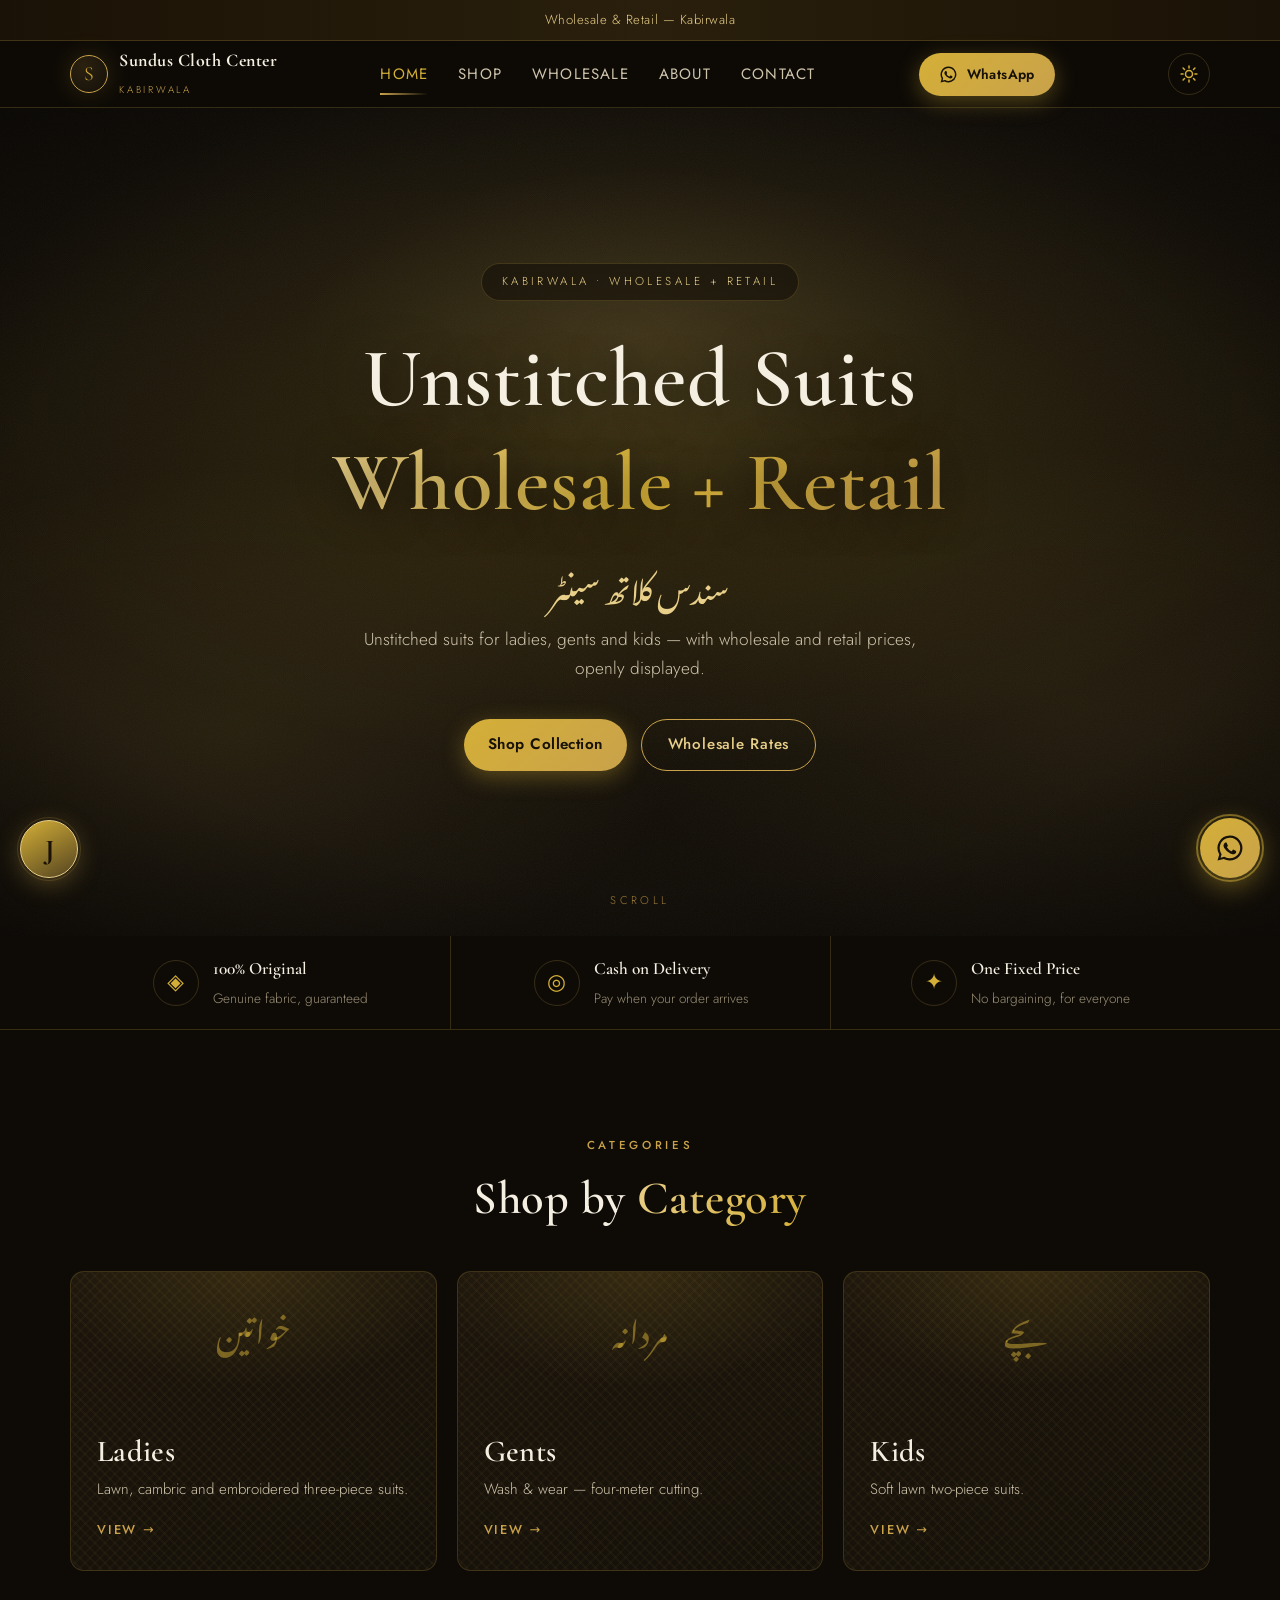
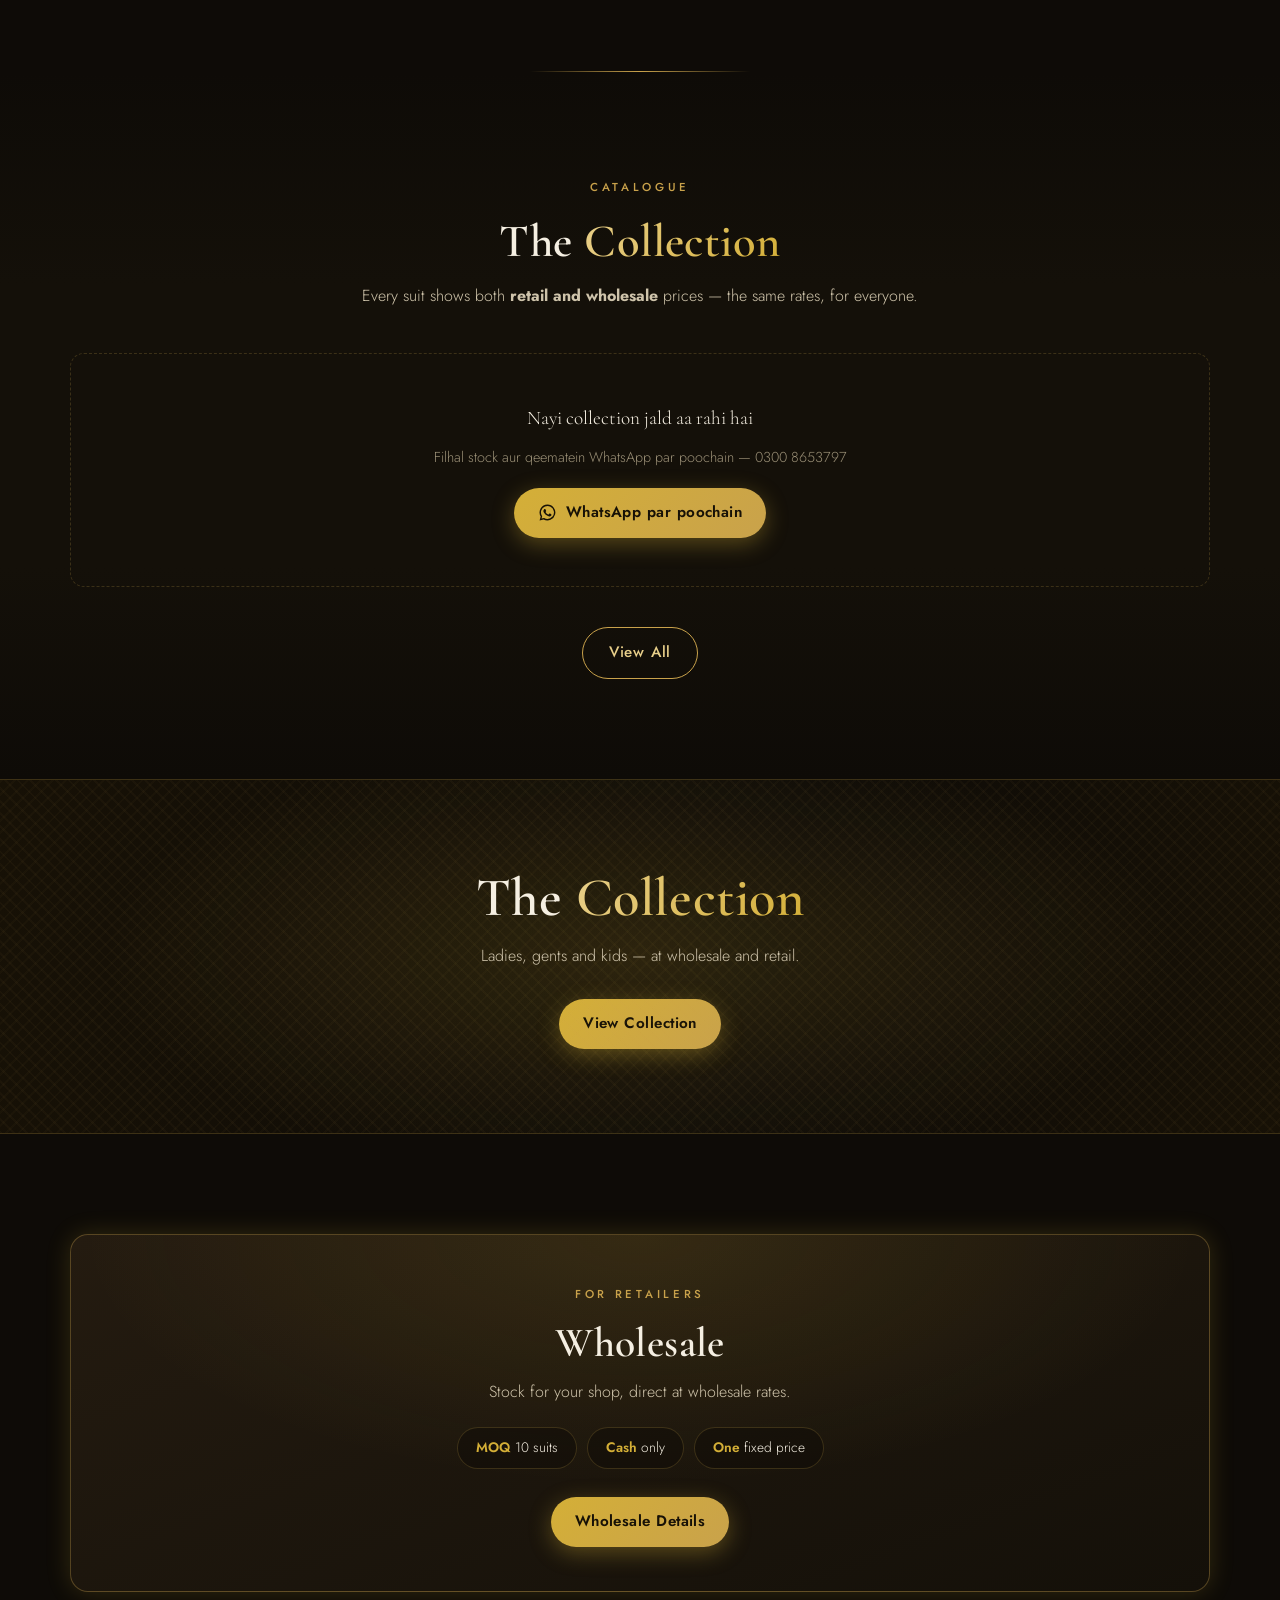
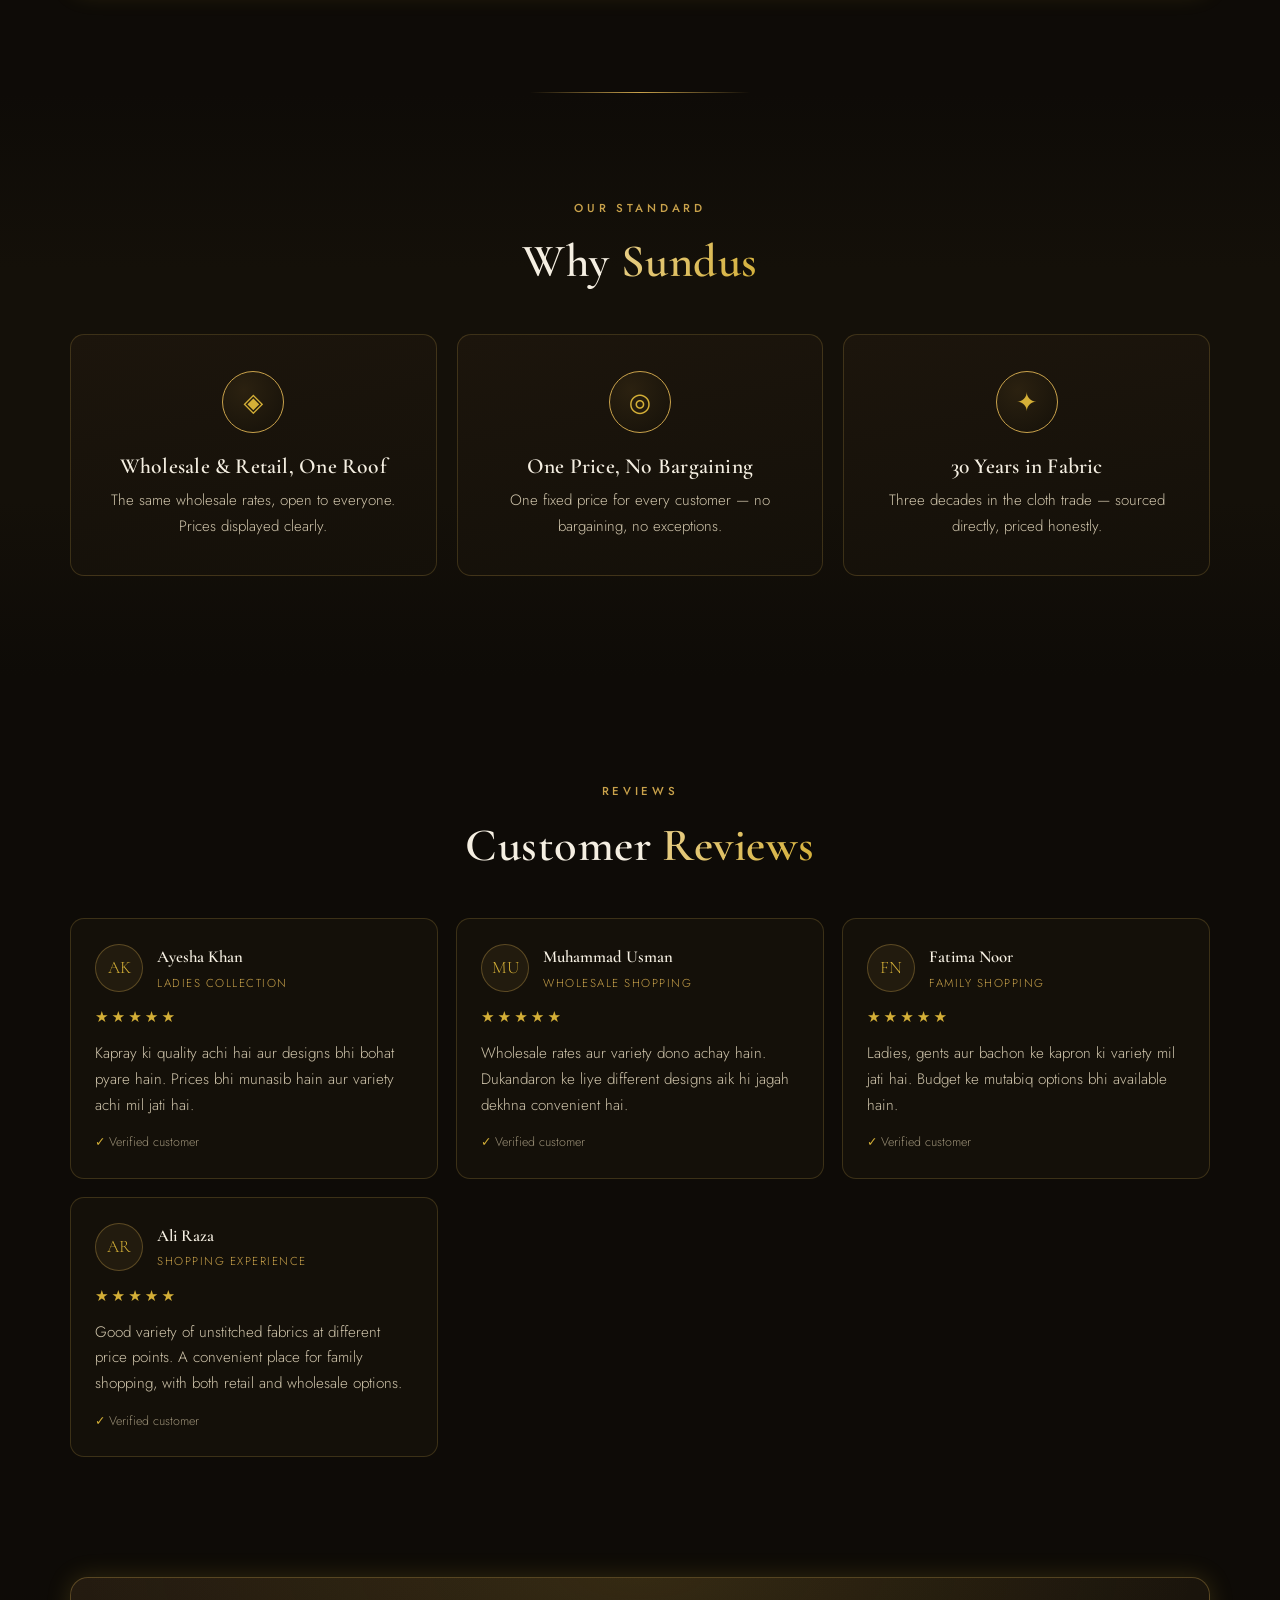
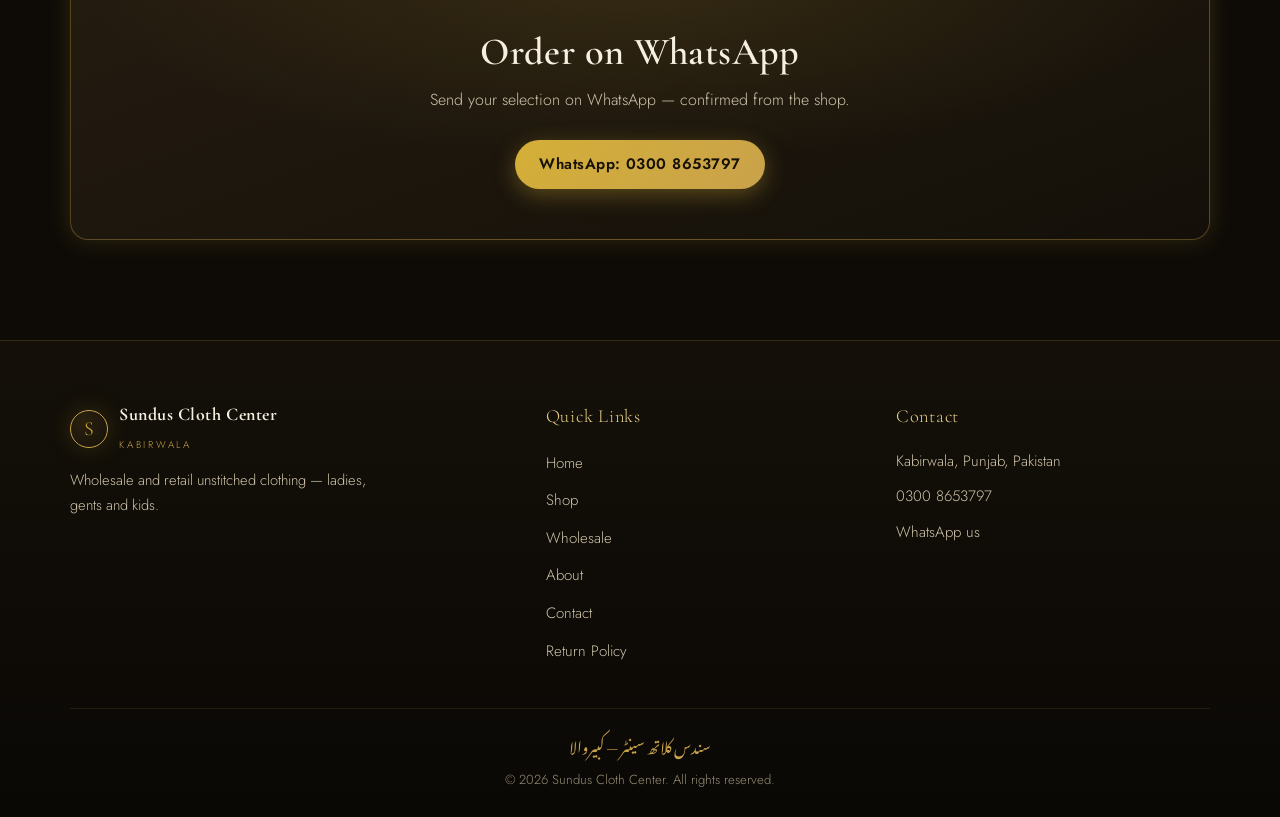
<file: index.html>
<!DOCTYPE html>
<html lang="en">
<head>
<meta charset="UTF-8">
<meta name="viewport" content="width=device-width, initial-scale=1.0">
<title>Sundus Cloth Center — Wholesale + Retail | Kabirwala</title>
<meta name="description" content="Sundus Cloth Center, Kabirwala — ladies, gents and kids unstitched clothing. Wholesale and retail, under one roof.">
<link rel="preconnect" href="https://fonts.googleapis.com">
<link rel="preconnect" href="https://fonts.gstatic.com" crossorigin>
<link href="https://fonts.googleapis.com/css2?family=Cormorant+Garamond:wght@500;600;700&family=Jost:wght@300;400;500;600&family=Noto+Nastaliq+Urdu:wght@400;600&display=swap" rel="stylesheet">
<link rel="stylesheet" href="styles.css">
</head>
<body data-page="home">

<div class="announce">
  Wholesale &amp; Retail — Kabirwala
</div>

<nav class="nav" aria-label="Main navigation">
  <div class="nav-inner">
    <a class="brand" href="index.html" aria-label="Sundus Cloth Center — home">
      <span class="brand-mark">S</span>
      <span>
        <span class="brand-name">Sundus Cloth Center</span><br>
        <span class="brand-sub">Kabirwala</span>
      </span>
    </a>
    <div class="nav-links">
      <a href="index.html" data-nav="home">Home</a>
      <a href="shop.html" data-nav="shop">Shop</a>
      <a href="wholesale.html" data-nav="wholesale">Wholesale</a>
      <a href="about.html" data-nav="about">About</a>
      <a href="contact.html" data-nav="contact">Contact</a>
    </div>
    <span class="nav-cta">
      <a class="wa-btn" href="https://wa.me/923008653797?text=Assalam-o-Alaikum!%20Mujhe%20Sundus%20Center%20se%20order%20karna%20hai." target="_blank" rel="noopener">
        <svg viewBox="0 0 24 24" fill="currentColor" aria-hidden="true"><path d="M12 2a10 10 0 0 0-8.6 15.1L2 22l5-1.3A10 10 0 1 0 12 2zm0 18.2a8.2 8.2 0 0 1-4.2-1.1l-.3-.2-3 .8.8-2.9-.2-.3A8.2 8.2 0 1 1 12 20.2zm4.6-6.1c-.3-.1-1.5-.7-1.7-.8-.2-.1-.4-.1-.6.1-.2.3-.6.8-.8 1-.1.2-.3.2-.5.1a6.7 6.7 0 0 1-3.3-2.9c-.3-.4 0-.5.1-.7l.4-.5c.1-.2.1-.4 0-.5l-.8-1.9c-.2-.5-.4-.4-.6-.4h-.5c-.2 0-.5.2-.7.5-.9.9-1.1 2.2-.2 3.9a11.6 11.6 0 0 0 4.5 4.2c1.7.8 2.4.9 3.2.7.5-.1 1.5-.6 1.7-1.2.2-.6.2-1.1.1-1.2 0-.1-.2-.2-.4-.2z"/></svg>
        WhatsApp
      </a>
    </span>
    <button class="hamburger" id="hamburger" aria-label="Menu" aria-expanded="false">
      <span></span><span></span><span></span>
    </button>
    <button class="theme-toggle" id="theme-toggle" aria-label="Light / dark mode">
      <svg class="icon-sun" viewBox="0 0 24 24"><circle cx="12" cy="12" r="4.2"/><path d="M12 2.5v2.4M12 19.1v2.4M2.5 12h2.4M19.1 12h2.4M4.9 4.9l1.7 1.7M17.4 17.4l1.7 1.7M19.1 4.9l-1.7 1.7M6.6 17.4l-1.7 1.7"/></svg>
      <svg class="icon-moon" viewBox="0 0 24 24"><path d="M20 13.2A8 8 0 1 1 10.8 4 6.4 6.4 0 0 0 20 13.2z"/></svg>
    </button>
  </div>
  <div class="mobile-menu" id="mobile-menu">
    <a href="index.html">Home</a>
    <a href="shop.html">Shop</a>
    <a href="wholesale.html">Wholesale</a>
    <a href="about.html">About</a>
    <a href="contact.html">Contact</a>
    <a class="wa-btn" href="https://wa.me/923008653797?text=Assalam-o-Alaikum!%20Mujhe%20Sundus%20Center%20se%20order%20karna%20hai." target="_blank" rel="noopener">WhatsApp</a>
  </div>
</nav>

<header class="hero">
  <div class="hero-bg"></div>
  <div class="hero-bg-2"></div>
  <div class="hero-grain"></div>
  <div class="hero-vignette"></div>
  <div class="hero-content">
    <span class="hero-eyebrow">Kabirwala &bull; Wholesale + Retail</span>
    <h1>Unstitched Suits<br><span class="gold-text">Wholesale + Retail</span></h1>
    <div class="hero-urdu urdu">سندس کلاتھ سینٹر</div>
    <p class="hero-sub">Unstitched suits for ladies, gents and kids — with wholesale and retail prices, openly displayed.</p>
    <div class="hero-ctas">
      <a class="wa-btn" href="shop.html">Shop Collection</a>
      <a class="btn-ghost" href="wholesale.html">Wholesale Rates</a>
    </div>
  </div>
  <div class="hero-scroll">Scroll</div>
</header>

<main>
  <!-- Trust badges -->
  <section class="trust-strip" aria-label="Our promises">
    <div class="container">
      <div class="trust-grid">
        <div class="trust-item">
          <span class="trust-icon" aria-hidden="true">◈</span>
          <div><b>100% Original</b><span>Genuine fabric, guaranteed</span></div>
        </div>
        <div class="trust-item">
          <span class="trust-icon" aria-hidden="true">◎</span>
          <div><b>Cash on Delivery</b><span>Pay when your order arrives</span></div>
        </div>
        <div class="trust-item">
          <span class="trust-icon" aria-hidden="true">✦</span>
          <div><b>One Fixed Price</b><span>No bargaining, for everyone</span></div>
        </div>
      </div>
    </div>
  </section>

  <!-- Shop by category -->
  <section class="section">
    <div class="container">
      <div class="section-head">
        <span class="eyebrow">Categories</span>
        <h2>Shop by <span class="gold-text">Category</span></h2>
      </div>
      <div class="cat-grid">
        <a class="cat-card" href="shop.html#ladies">
          <span class="cat-urdu">خواتین</span>
          <h3>Ladies</h3>
          <p>Lawn, cambric and embroidered three-piece suits.</p>
          <span class="cat-link">View</span>
        </a>
        <a class="cat-card" href="shop.html#gents">
          <span class="cat-urdu">مردانہ</span>
          <h3>Gents</h3>
          <p>Wash &amp; wear — four-meter cutting.</p>
          <span class="cat-link">View</span>
        </a>
        <a class="cat-card" href="shop.html#kids">
          <span class="cat-urdu">بچے</span>
          <h3>Kids</h3>
          <p>Soft lawn two-piece suits.</p>
          <span class="cat-link">View</span>
        </a>
      </div>
    </div>
  </section>

  <hr class="gold-rule">

  <!-- New arrivals -->
  <section class="section section-alt">
    <div class="container">
      <div class="section-head">
        <span class="eyebrow">Catalogue</span>
        <h2>The <span class="gold-text">Collection</span></h2>
        <p>Every suit shows both <b>retail and wholesale</b> prices — the same rates, for everyone.</p>
      </div>
      <div class="prod-grid" id="new-arrivals-grid">
        <div class="skel-card" aria-hidden="true"><div class="skel skel-img"></div><div class="skel skel-line"></div><div class="skel skel-line short"></div></div>
        <div class="skel-card" aria-hidden="true"><div class="skel skel-img"></div><div class="skel skel-line"></div><div class="skel skel-line short"></div></div>
        <div class="skel-card" aria-hidden="true"><div class="skel skel-img"></div><div class="skel skel-line"></div><div class="skel skel-line short"></div></div>
        <div class="skel-card" aria-hidden="true"><div class="skel skel-img"></div><div class="skel skel-line"></div><div class="skel skel-line short"></div></div>
      </div>
      <div class="center mt-3">
        <a class="btn-ghost" href="shop.html">View All</a>
      </div>
    </div>
  </section>

  <!-- Collection banner -->
  <section class="banner">
    <h2>The <span class="gold-text">Collection</span></h2>
    <p>Ladies, gents and kids — at wholesale and retail.</p>
    <a class="wa-btn" href="shop.html">View Collection</a>
  </section>

  <!-- Wholesale strip -->
  <section class="section">
    <div class="container">
      <div class="ws-strip">
        <span class="eyebrow">For Retailers</span>
        <h2><span class="gold-text">Wholesale</span></h2>
        <p>Stock for your shop, direct at wholesale rates.</p>
        <div class="ws-points">
          <span class="ws-point"><b>MOQ</b> 10 suits</span>
          <span class="ws-point"><b>Cash</b> only</span>
          <span class="ws-point"><b>One</b> fixed price</span>
        </div>
        <a class="wa-btn" href="wholesale.html">Wholesale Details</a>
      </div>
    </div>
  </section>

  <hr class="gold-rule">

  <!-- Why Sundus -->
  <section class="section section-alt">
    <div class="container">
      <div class="section-head">
        <span class="eyebrow">Our Standard</span>
        <h2>Why <span class="gold-text">Sundus</span></h2>
      </div>
      <div class="pillars">
        <div class="pillar">
          <div class="pillar-icon">◈</div>
          <h3>Wholesale &amp; Retail, One Roof</h3>
          <p>The same wholesale rates, open to everyone. Prices displayed clearly.</p>
        </div>
        <div class="pillar">
          <div class="pillar-icon">◎</div>
          <h3>One Price, No Bargaining</h3>
          <p>One fixed price for every customer — no bargaining, no exceptions.</p>
        </div>
        <div class="pillar">
          <div class="pillar-icon">✦</div>
          <h3>30 Years in Fabric</h3>
          <p>Three decades in the cloth trade — sourced directly, priced honestly.</p>
        </div>
      </div>
    </div>
  </section>

  <!-- Reviews -->
  <section class="section" id="reviews">
    <div class="container">
      <div class="section-head">
        <span class="eyebrow">Reviews</span>
        <h2>Customer <span class="gold-text">Reviews</span></h2>
      </div>
      <div class="reviews-grid" id="reviews-grid"></div>
      <div class="reviews-empty" id="reviews-empty">
        <p>No reviews yet — bought from Sundus Center? Share your experience.</p>
        <a class="wa-btn" href="https://wa.me/923008653797?text=Assalam-o-Alaikum!%20Main%20Sundus%20Center%20ka%20customer%20hun.%20Mera%20review%3A%20" target="_blank" rel="noopener">Send Your Review</a>
      </div>
    </div>
  </section>

  <!-- CTA band -->
  <section class="section" style="padding-top:0">
    <div class="container">
      <div class="cta-band">
        <h2>Order on <span class="gold-text">WhatsApp</span></h2>
        <p>Send your selection on WhatsApp — confirmed from the shop.</p>
        <div class="hero-ctas">
          <a class="wa-btn" href="https://wa.me/923008653797?text=Assalam-o-Alaikum!%20Mujhe%20Sundus%20Center%20se%20order%20karna%20hai." target="_blank" rel="noopener">WhatsApp: 0300 8653797</a>
        </div>
      </div>
    </div>
  </section>
</main>

<footer>
  <div class="container">
    <div class="foot-grid">
      <div class="foot-brand">
        <a class="brand" href="index.html">
          <span class="brand-mark">S</span>
          <span>
            <span class="brand-name">Sundus Cloth Center</span><br>
            <span class="brand-sub">Kabirwala</span>
          </span>
        </a>
        <p>Wholesale and retail unstitched clothing — ladies, gents and kids.</p>
      </div>
      <div>
        <div class="foot-h">Quick Links</div>
        <ul class="foot-links">
          <li><a href="index.html">Home</a></li>
          <li><a href="shop.html">Shop</a></li>
          <li><a href="wholesale.html">Wholesale</a></li>
          <li><a href="about.html">About</a></li>
          <li><a href="contact.html">Contact</a></li>
          <li><a href="return-policy.html">Return Policy</a></li>
        </ul>
      </div>
      <div>
        <div class="foot-h">Contact</div>
        <ul class="foot-contact">
          <li>Kabirwala, Punjab, Pakistan</li>
          <li><a href="tel:+923008653797">0300 8653797</a></li>
          <li><a href="https://wa.me/923008653797" target="_blank" rel="noopener">WhatsApp us</a></li>
        </ul>
      </div>
    </div>
    <div class="foot-bottom">
      <span class="urdu">سندس کلاتھ سینٹر — کبیروالا</span>
      <span>&copy; <span id="year">2026</span> Sundus Cloth Center. All rights reserved.</span>
    </div>
  </div>
</footer>

<a class="wa-float" href="https://wa.me/923008653797?text=Assalam-o-Alaikum!%20Mujhe%20Sundus%20Center%20se%20maloomat%20chahiye." target="_blank" rel="noopener" aria-label="WhatsApp par rabta karein">
  <svg viewBox="0 0 24 24"><path d="M12 2a10 10 0 0 0-8.6 15.1L2 22l5-1.3A10 10 0 1 0 12 2zm0 18.2a8.2 8.2 0 0 1-4.2-1.1l-.3-.2-3 .8.8-2.9-.2-.3A8.2 8.2 0 1 1 12 20.2zm4.6-6.1c-.3-.1-1.5-.7-1.7-.8-.2-.1-.4-.1-.6.1-.2.3-.6.8-.8 1-.1.2-.3.2-.5.1a6.7 6.7 0 0 1-3.3-2.9c-.3-.4 0-.5.1-.7l.4-.5c.1-.2.1-.4 0-.5l-.8-1.9c-.2-.5-.4-.4-.6-.4h-.5c-.2 0-.5.2-.7.5-.9.9-1.1 2.2-.2 3.9a11.6 11.6 0 0 0 4.5 4.2c1.7.8 2.4.9 3.2.7.5-.1 1.5-.6 1.7-1.2.2-.6.2-1.1.1-1.2 0-.1-.2-.2-.4-.2z"/></svg>
</a>

<!-- Quick view modal -->

<!-- Jarvis guide bot -->
<button class="jarvis-fab" id="jarvis-fab" aria-label="Jarvis se baat karein" aria-expanded="false">
  <span aria-hidden="true">J</span>
  <span class="jarvis-fab-pulse" aria-hidden="true"></span>
</button>
<div class="jarvis-panel" id="jarvis-panel" role="dialog" aria-label="Jarvis guide" hidden>
  <div class="jarvis-head">
    <span class="jarvis-avatar" aria-hidden="true">J</span>
    <div>
      <b>Jarvis</b>
      <span class="jarvis-status"><i></i>Online — Sundus guide</span>
    </div>
    <button class="jarvis-close" id="jarvis-close" aria-label="Band karein">&times;</button>
  </div>
  <div class="jarvis-msgs" id="jarvis-msgs" aria-live="polite"></div>
  <div class="jarvis-chips" id="jarvis-chips"></div>
  <form class="jarvis-input" id="jarvis-form">
    <input type="text" id="jarvis-text" placeholder="Sawal likhein..." aria-label="Apna sawal likhein" autocomplete="off">
    <button type="submit" aria-label="Bhejein">&#10148;</button>
  </form>
</div>

<div class="modal-overlay" id="qv-overlay" role="dialog" aria-modal="true" aria-label="Product quick view">
  <div class="modal">
    <button class="modal-close" id="qv-close" aria-label="Band karein">&times;</button>
    <div id="qv-body"></div>
  </div>
</div>

<!-- App popup -->
<div class="app-popup-overlay" id="app-popup" role="dialog" aria-modal="true" aria-label="Sundus app coming soon">
  <div class="app-popup">
    <button class="app-popup-close" id="app-popup-close" aria-label="Band karein">&times;</button>
    <div class="phone-mock" aria-hidden="true">
      <span class="pm-mark">S</span>
      <span class="pm-name">Sundus App</span>
      <span class="pm-tag">Coming Soon</span>
    </div>
    <h3>The Sundus <span class="gold-text">App</span> — Coming Soon</h3>
    <p>Shopping on mobile, made easier. Want to hear about the launch first?</p>
    <a class="wa-btn" href="https://wa.me/923008653797?text=Assalam-o-Alaikum!%20Sundus%20App%20launch%20par%20mujhe%20khabar%20chahiye." target="_blank" rel="noopener">Notify Me</a>
  </div>
</div>

<script src="app.js"></script>
</body>
</html>
</file>
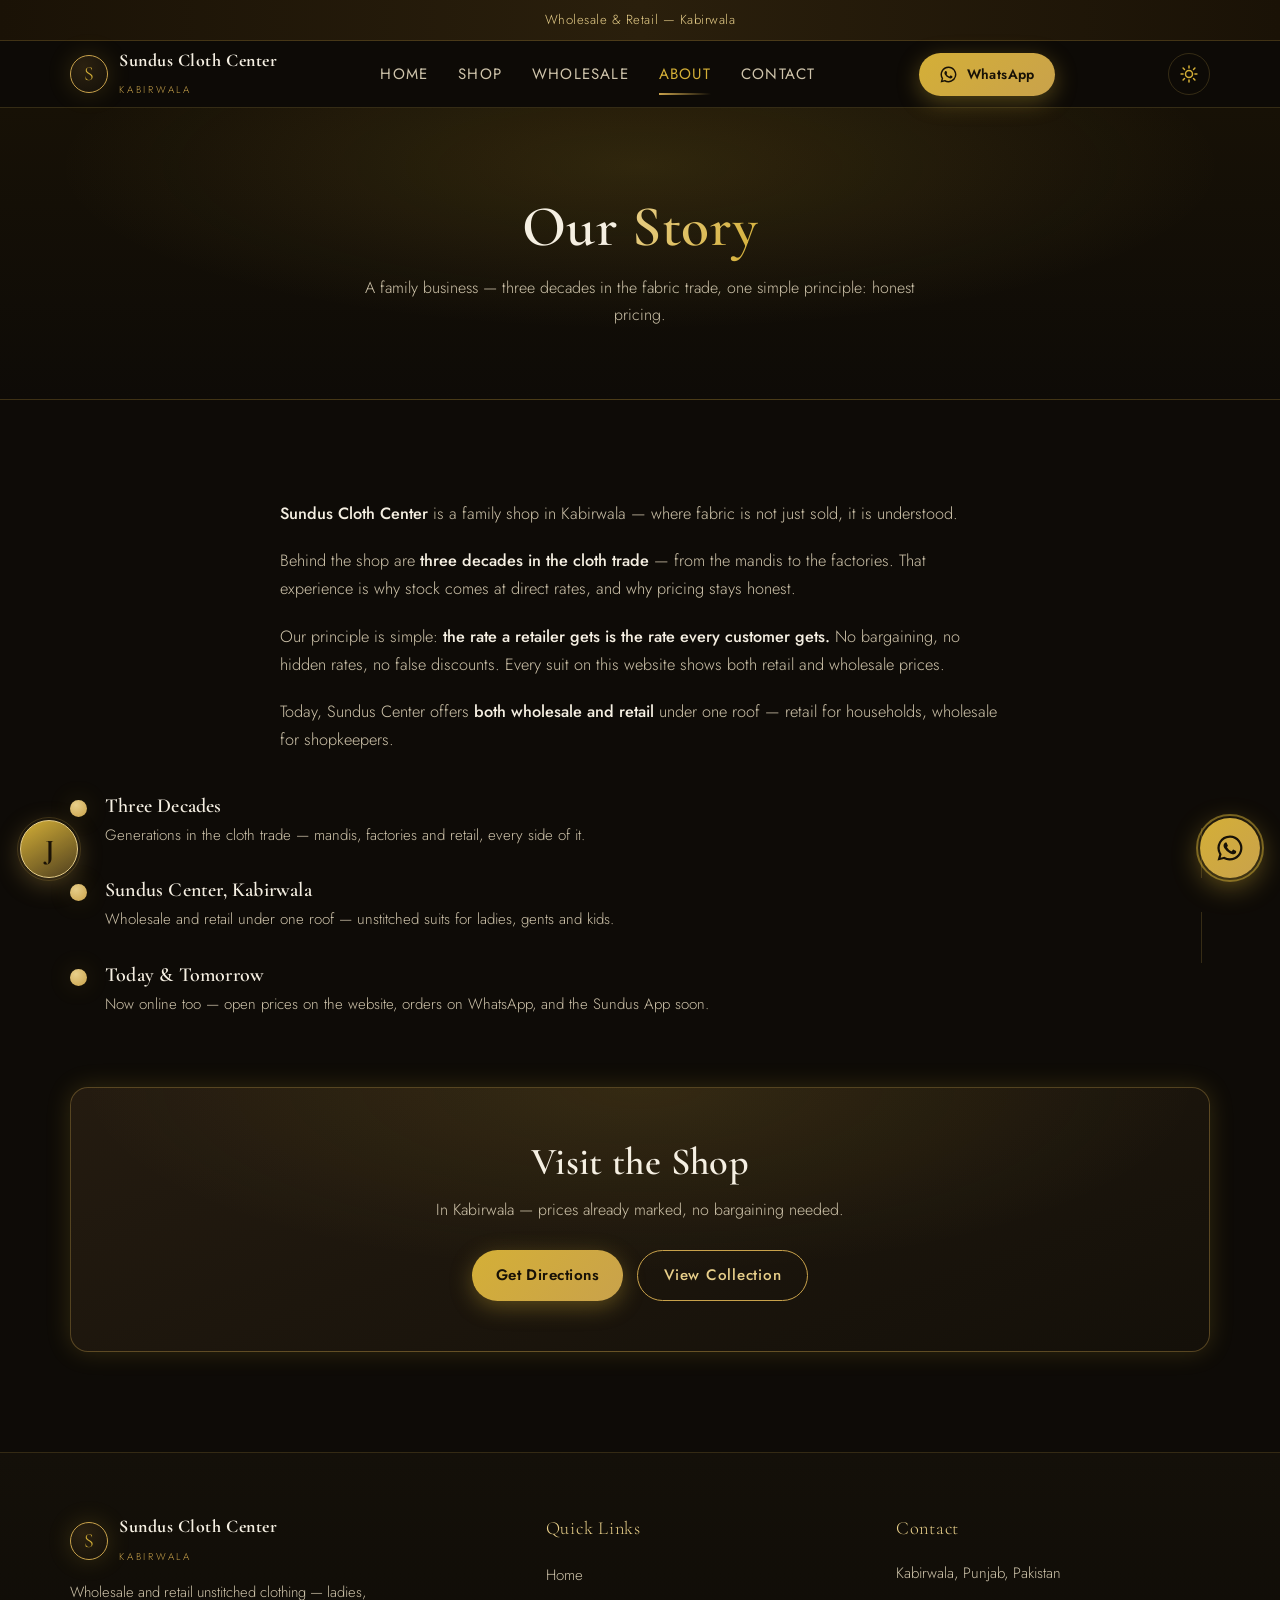
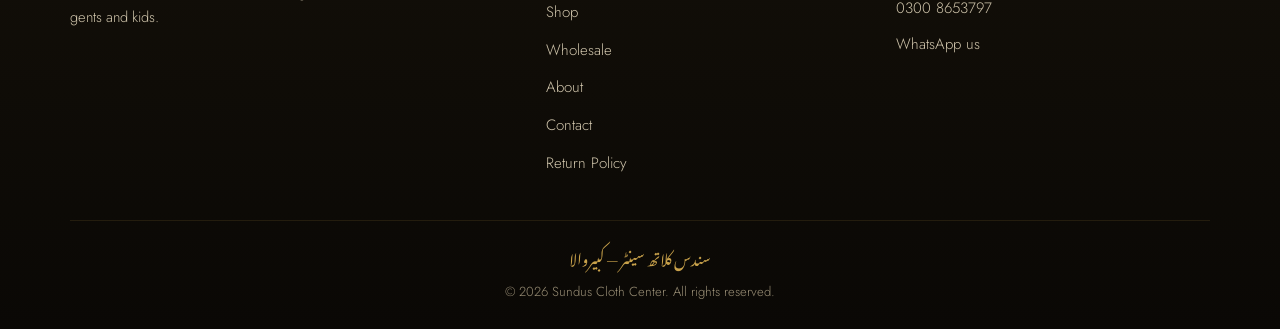
<file: about.html>
<!DOCTYPE html>
<html lang="en">
<head>
<meta charset="UTF-8">
<meta name="viewport" content="width=device-width, initial-scale=1.0">
<title>About — Sundus Cloth Center, Kabirwala</title>
<meta name="description" content="The story of Sundus Cloth Center — 30 years in the fabric trade, now wholesale and retail in Kabirwala.">
<link rel="preconnect" href="https://fonts.googleapis.com">
<link rel="preconnect" href="https://fonts.gstatic.com" crossorigin>
<link href="https://fonts.googleapis.com/css2?family=Cormorant+Garamond:wght@500;600;700&family=Jost:wght@300;400;500;600&family=Noto+Nastaliq+Urdu:wght@400;600&display=swap" rel="stylesheet">
<link rel="stylesheet" href="styles.css">
</head>
<body data-page="about">

<div class="announce">
  Wholesale &amp; Retail — Kabirwala
</div>

<nav class="nav" aria-label="Main navigation">
  <div class="nav-inner">
    <a class="brand" href="index.html" aria-label="Sundus Cloth Center — home">
      <span class="brand-mark">S</span>
      <span>
        <span class="brand-name">Sundus Cloth Center</span><br>
        <span class="brand-sub">Kabirwala</span>
      </span>
    </a>
    <div class="nav-links">
      <a href="index.html" data-nav="home">Home</a>
      <a href="shop.html" data-nav="shop">Shop</a>
      <a href="wholesale.html" data-nav="wholesale">Wholesale</a>
      <a href="about.html" data-nav="about">About</a>
      <a href="contact.html" data-nav="contact">Contact</a>
    </div>
    <span class="nav-cta">
      <a class="wa-btn" href="https://wa.me/923008653797?text=Assalam-o-Alaikum!%20Mujhe%20Sundus%20Center%20se%20order%20karna%20hai." target="_blank" rel="noopener">
        <svg viewBox="0 0 24 24" fill="currentColor" aria-hidden="true"><path d="M12 2a10 10 0 0 0-8.6 15.1L2 22l5-1.3A10 10 0 1 0 12 2zm0 18.2a8.2 8.2 0 0 1-4.2-1.1l-.3-.2-3 .8.8-2.9-.2-.3A8.2 8.2 0 1 1 12 20.2zm4.6-6.1c-.3-.1-1.5-.7-1.7-.8-.2-.1-.4-.1-.6.1-.2.3-.6.8-.8 1-.1.2-.3.2-.5.1a6.7 6.7 0 0 1-3.3-2.9c-.3-.4 0-.5.1-.7l.4-.5c.1-.2.1-.4 0-.5l-.8-1.9c-.2-.5-.4-.4-.6-.4h-.5c-.2 0-.5.2-.7.5-.9.9-1.1 2.2-.2 3.9a11.6 11.6 0 0 0 4.5 4.2c1.7.8 2.4.9 3.2.7.5-.1 1.5-.6 1.7-1.2.2-.6.2-1.1.1-1.2 0-.1-.2-.2-.4-.2z"/></svg>
        WhatsApp
      </a>
    </span>
    <button class="hamburger" id="hamburger" aria-label="Menu" aria-expanded="false">
      <span></span><span></span><span></span>
    </button>
    <button class="theme-toggle" id="theme-toggle" aria-label="Light / dark mode">
      <svg class="icon-sun" viewBox="0 0 24 24"><circle cx="12" cy="12" r="4.2"/><path d="M12 2.5v2.4M12 19.1v2.4M2.5 12h2.4M19.1 12h2.4M4.9 4.9l1.7 1.7M17.4 17.4l1.7 1.7M19.1 4.9l-1.7 1.7M6.6 17.4l-1.7 1.7"/></svg>
      <svg class="icon-moon" viewBox="0 0 24 24"><path d="M20 13.2A8 8 0 1 1 10.8 4 6.4 6.4 0 0 0 20 13.2z"/></svg>
    </button>
  </div>
  <div class="mobile-menu" id="mobile-menu">
    <a href="index.html">Home</a>
    <a href="shop.html">Shop</a>
    <a href="wholesale.html">Wholesale</a>
    <a href="about.html">About</a>
    <a href="contact.html">Contact</a>
    <a class="wa-btn" href="https://wa.me/923008653797?text=Assalam-o-Alaikum!%20Mujhe%20Sundus%20Center%20se%20order%20karna%20hai." target="_blank" rel="noopener">WhatsApp</a>
  </div>
</nav>

<header class="page-hero">
  <h1>Our <span class="gold-text">Story</span></h1>
  <p>A family business — three decades in the fabric trade, one simple principle: honest pricing.</p>
</header>

<main>
  <section class="section">
    <div class="container">
      <div class="about-story">
        <p><strong>Sundus Cloth Center</strong> is a family shop in Kabirwala — where fabric is not just sold, it is understood.</p>
        <p>Behind the shop are <strong>three decades in the cloth trade</strong> — from the mandis to the factories. That experience is why stock comes at direct rates, and why pricing stays honest.</p>
        
        <p>Our principle is simple: <strong>the rate a retailer gets is the rate every customer gets.</strong> No bargaining, no hidden rates, no false discounts. Every suit on this website shows both retail and wholesale prices.</p>
        <p>Today, Sundus Center offers <strong>both wholesale and retail</strong> under one roof — retail for households, wholesale for shopkeepers.</p>
        
      </div>

      <div class="timeline">
        <div class="tl-item">
          <span class="tl-dot"></span>
          <div>
            <h3>Three Decades</h3>
            <p>Generations in the cloth trade — mandis, factories and retail, every side of it.</p>
          </div>
        </div>
        <div class="tl-item">
          <span class="tl-dot"></span>
          <div>
            <h3>Sundus Center, Kabirwala</h3>
            <p>Wholesale and retail under one roof — unstitched suits for ladies, gents and kids.</p>
          </div>
        </div>
        <div class="tl-item">
          <span class="tl-dot"></span>
          <div>
            <h3>Today &amp; Tomorrow</h3>
            <p>Now online too — open prices on the website, orders on WhatsApp, and the Sundus App soon.</p>
          </div>
        </div>
      </div>

      <div class="cta-band">
        <h2>Visit the <span class="gold-text">Shop</span></h2>
        <p>In Kabirwala — prices already marked, no bargaining needed.</p>
        <div class="hero-ctas">
          <a class="wa-btn" href="https://wa.me/923008653797?text=Assalam-o-Alaikum!%20Mujhe%20Sundus%20Center%20ki%20dukaan%20ka%20pata%20chahiye." target="_blank" rel="noopener">Get Directions</a>
          <a class="btn-ghost" href="shop.html">View Collection</a>
        </div>
      </div>
    </div>
  </section>
</main>

<footer>
  <div class="container">
    <div class="foot-grid">
      <div class="foot-brand">
        <a class="brand" href="index.html">
          <span class="brand-mark">S</span>
          <span>
            <span class="brand-name">Sundus Cloth Center</span><br>
            <span class="brand-sub">Kabirwala</span>
          </span>
        </a>
        <p>Wholesale and retail unstitched clothing — ladies, gents and kids.</p>
      </div>
      <div>
        <div class="foot-h">Quick Links</div>
        <ul class="foot-links">
          <li><a href="index.html">Home</a></li>
          <li><a href="shop.html">Shop</a></li>
          <li><a href="wholesale.html">Wholesale</a></li>
          <li><a href="about.html">About</a></li>
          <li><a href="contact.html">Contact</a></li>
          <li><a href="return-policy.html">Return Policy</a></li>
        </ul>
      </div>
      <div>
        <div class="foot-h">Contact</div>
        <ul class="foot-contact">
          <li>Kabirwala, Punjab, Pakistan</li>
          <li><a href="tel:+923008653797">0300 8653797</a></li>
          <li><a href="https://wa.me/923008653797" target="_blank" rel="noopener">WhatsApp us</a></li>
        </ul>
      </div>
    </div>
    <div class="foot-bottom">
      <span class="urdu">سندس کلاتھ سینٹر — کبیروالا</span>
      <span>&copy; <span id="year">2026</span> Sundus Cloth Center. All rights reserved.</span>
    </div>
  </div>
</footer>

<a class="wa-float" href="https://wa.me/923008653797?text=Assalam-o-Alaikum!%20Mujhe%20Sundus%20Center%20se%20maloomat%20chahiye." target="_blank" rel="noopener" aria-label="WhatsApp par rabta karein">
  <svg viewBox="0 0 24 24"><path d="M12 2a10 10 0 0 0-8.6 15.1L2 22l5-1.3A10 10 0 1 0 12 2zm0 18.2a8.2 8.2 0 0 1-4.2-1.1l-.3-.2-3 .8.8-2.9-.2-.3A8.2 8.2 0 1 1 12 20.2zm4.6-6.1c-.3-.1-1.5-.7-1.7-.8-.2-.1-.4-.1-.6.1-.2.3-.6.8-.8 1-.1.2-.3.2-.5.1a6.7 6.7 0 0 1-3.3-2.9c-.3-.4 0-.5.1-.7l.4-.5c.1-.2.1-.4 0-.5l-.8-1.9c-.2-.5-.4-.4-.6-.4h-.5c-.2 0-.5.2-.7.5-.9.9-1.1 2.2-.2 3.9a11.6 11.6 0 0 0 4.5 4.2c1.7.8 2.4.9 3.2.7.5-.1 1.5-.6 1.7-1.2.2-.6.2-1.1.1-1.2 0-.1-.2-.2-.4-.2z"/></svg>
</a>


<!-- Jarvis guide bot -->
<button class="jarvis-fab" id="jarvis-fab" aria-label="Jarvis se baat karein" aria-expanded="false">
  <span aria-hidden="true">J</span>
  <span class="jarvis-fab-pulse" aria-hidden="true"></span>
</button>
<div class="jarvis-panel" id="jarvis-panel" role="dialog" aria-label="Jarvis guide" hidden>
  <div class="jarvis-head">
    <span class="jarvis-avatar" aria-hidden="true">J</span>
    <div>
      <b>Jarvis</b>
      <span class="jarvis-status"><i></i>Online — Sundus guide</span>
    </div>
    <button class="jarvis-close" id="jarvis-close" aria-label="Band karein">&times;</button>
  </div>
  <div class="jarvis-msgs" id="jarvis-msgs" aria-live="polite"></div>
  <div class="jarvis-chips" id="jarvis-chips"></div>
  <form class="jarvis-input" id="jarvis-form">
    <input type="text" id="jarvis-text" placeholder="Sawal likhein..." aria-label="Apna sawal likhein" autocomplete="off">
    <button type="submit" aria-label="Bhejein">&#10148;</button>
  </form>
</div>

<script src="app.js"></script>
</body>
</html>
</file>
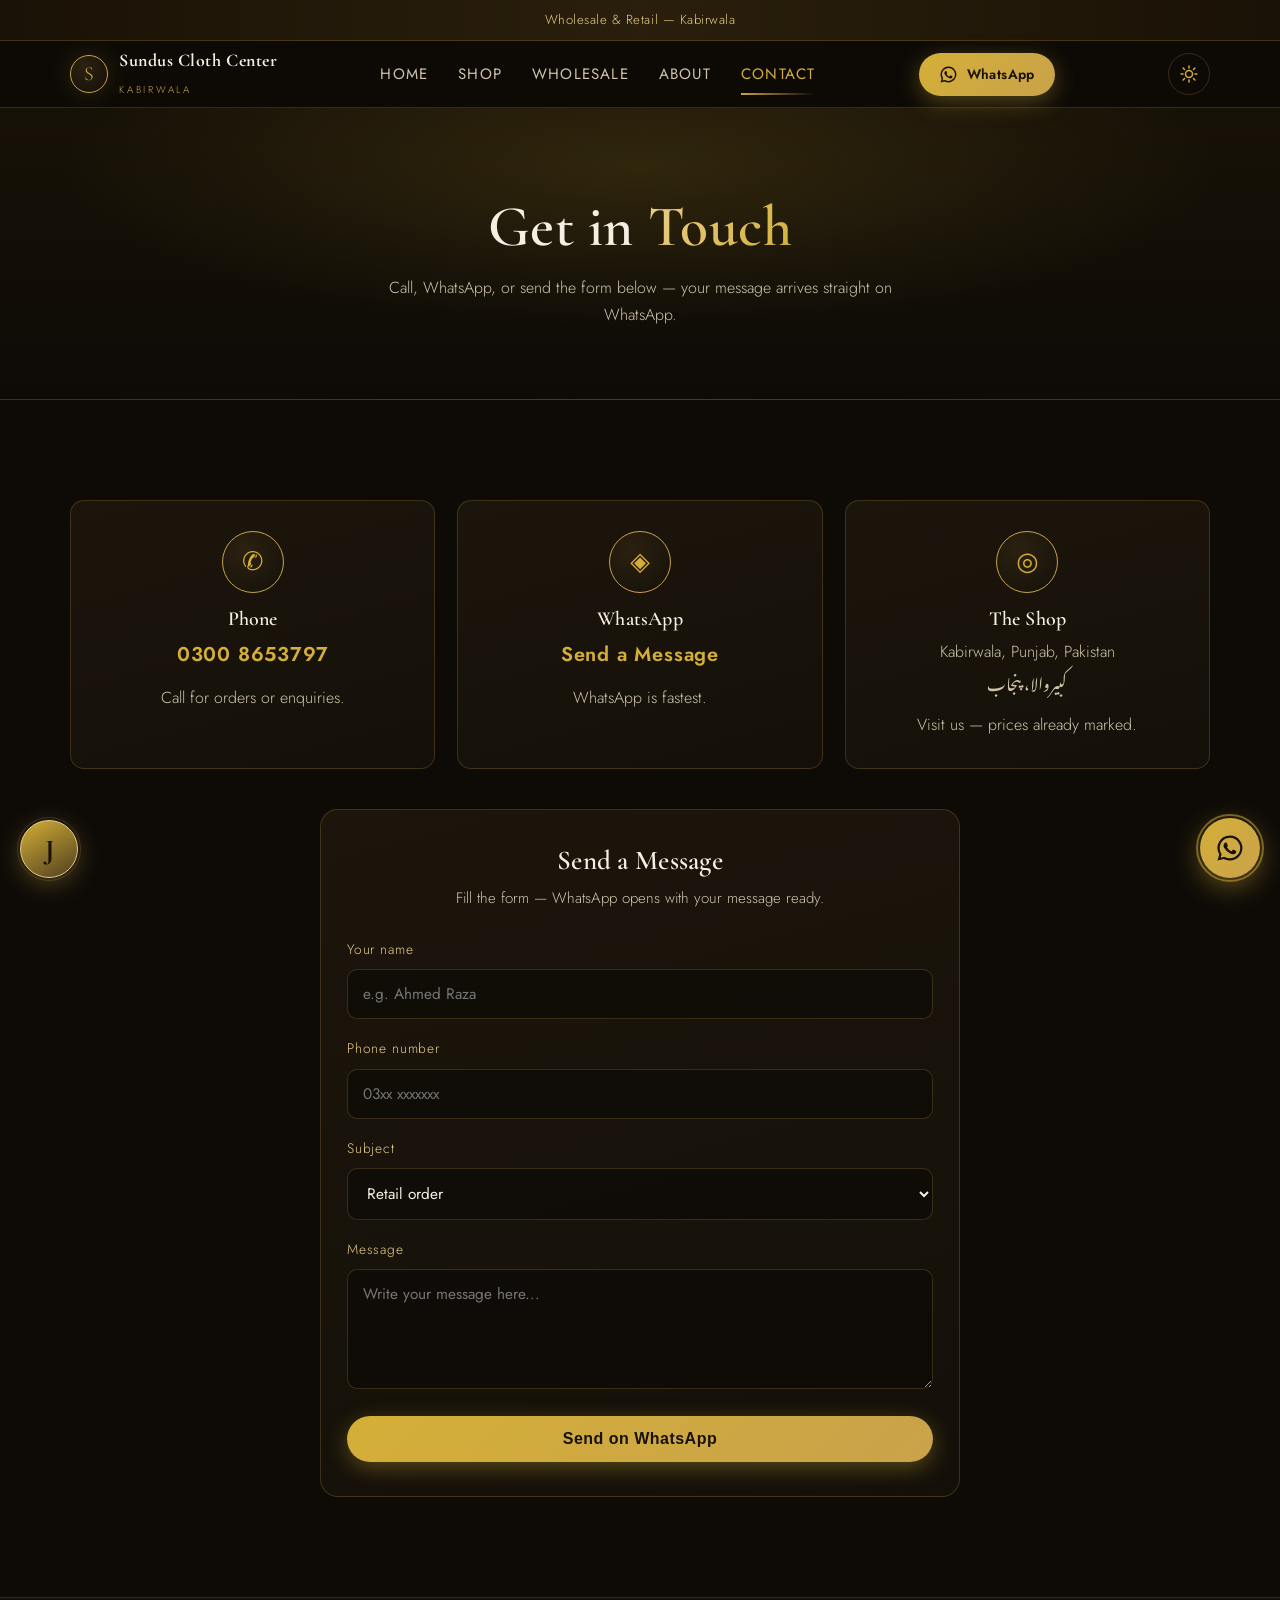
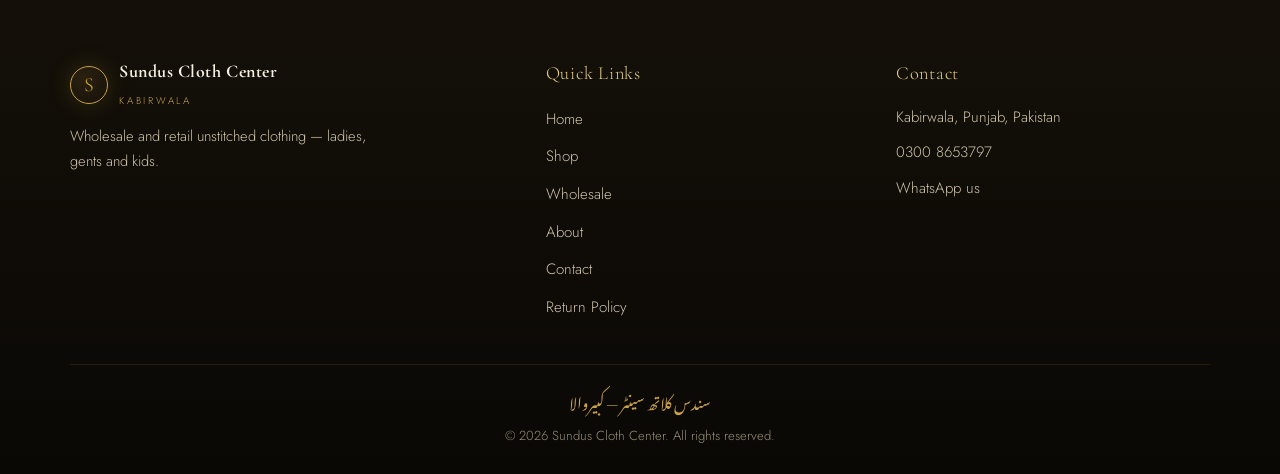
<file: contact.html>
<!DOCTYPE html>
<html lang="en">
<head>
<meta charset="UTF-8">
<meta name="viewport" content="width=device-width, initial-scale=1.0">
<title>Contact — Sundus Cloth Center, Kabirwala</title>
<meta name="description" content="Sundus Cloth Center se rabta karein — phone, WhatsApp, ya message bhejein. Kabirwala, Punjab.">
<link rel="preconnect" href="https://fonts.googleapis.com">
<link rel="preconnect" href="https://fonts.gstatic.com" crossorigin>
<link href="https://fonts.googleapis.com/css2?family=Cormorant+Garamond:wght@500;600;700&family=Jost:wght@300;400;500;600&family=Noto+Nastaliq+Urdu:wght@400;600&display=swap" rel="stylesheet">
<link rel="stylesheet" href="styles.css">
</head>
<body data-page="contact">

<div class="announce">
  Wholesale &amp; Retail — Kabirwala
</div>

<nav class="nav" aria-label="Main navigation">
  <div class="nav-inner">
    <a class="brand" href="index.html" aria-label="Sundus Cloth Center — home">
      <span class="brand-mark">S</span>
      <span>
        <span class="brand-name">Sundus Cloth Center</span><br>
        <span class="brand-sub">Kabirwala</span>
      </span>
    </a>
    <div class="nav-links">
      <a href="index.html" data-nav="home">Home</a>
      <a href="shop.html" data-nav="shop">Shop</a>
      <a href="wholesale.html" data-nav="wholesale">Wholesale</a>
      <a href="about.html" data-nav="about">About</a>
      <a href="contact.html" data-nav="contact">Contact</a>
    </div>
    <span class="nav-cta">
      <a class="wa-btn" href="https://wa.me/923008653797?text=Assalam-o-Alaikum!%20Mujhe%20Sundus%20Center%20se%20order%20karna%20hai." target="_blank" rel="noopener">
        <svg viewBox="0 0 24 24" fill="currentColor" aria-hidden="true"><path d="M12 2a10 10 0 0 0-8.6 15.1L2 22l5-1.3A10 10 0 1 0 12 2zm0 18.2a8.2 8.2 0 0 1-4.2-1.1l-.3-.2-3 .8.8-2.9-.2-.3A8.2 8.2 0 1 1 12 20.2zm4.6-6.1c-.3-.1-1.5-.7-1.7-.8-.2-.1-.4-.1-.6.1-.2.3-.6.8-.8 1-.1.2-.3.2-.5.1a6.7 6.7 0 0 1-3.3-2.9c-.3-.4 0-.5.1-.7l.4-.5c.1-.2.1-.4 0-.5l-.8-1.9c-.2-.5-.4-.4-.6-.4h-.5c-.2 0-.5.2-.7.5-.9.9-1.1 2.2-.2 3.9a11.6 11.6 0 0 0 4.5 4.2c1.7.8 2.4.9 3.2.7.5-.1 1.5-.6 1.7-1.2.2-.6.2-1.1.1-1.2 0-.1-.2-.2-.4-.2z"/></svg>
        WhatsApp
      </a>
    </span>
    <button class="hamburger" id="hamburger" aria-label="Menu" aria-expanded="false">
      <span></span><span></span><span></span>
    </button>
    <button class="theme-toggle" id="theme-toggle" aria-label="Light / dark mode">
      <svg class="icon-sun" viewBox="0 0 24 24"><circle cx="12" cy="12" r="4.2"/><path d="M12 2.5v2.4M12 19.1v2.4M2.5 12h2.4M19.1 12h2.4M4.9 4.9l1.7 1.7M17.4 17.4l1.7 1.7M19.1 4.9l-1.7 1.7M6.6 17.4l-1.7 1.7"/></svg>
      <svg class="icon-moon" viewBox="0 0 24 24"><path d="M20 13.2A8 8 0 1 1 10.8 4 6.4 6.4 0 0 0 20 13.2z"/></svg>
    </button>
  </div>
  <div class="mobile-menu" id="mobile-menu">
    <a href="index.html">Home</a>
    <a href="shop.html">Shop</a>
    <a href="wholesale.html">Wholesale</a>
    <a href="about.html">About</a>
    <a href="contact.html">Contact</a>
    <a class="wa-btn" href="https://wa.me/923008653797?text=Assalam-o-Alaikum!%20Mujhe%20Sundus%20Center%20se%20order%20karna%20hai." target="_blank" rel="noopener">WhatsApp</a>
  </div>
</nav>

<header class="page-hero">
  <h1>Get in <span class="gold-text">Touch</span></h1>
  <p>Call, WhatsApp, or send the form below — your message arrives straight on WhatsApp.</p>
</header>

<main>
  <section class="section">
    <div class="container">
      <div class="contact-grid">
        <div class="contact-card">
          <div class="pillar-icon">✆</div>
          <h3>Phone</h3>
          <a class="big-link" href="tel:+923008653797">0300 8653797</a>
          <p class="mt-1">Call for orders or enquiries.</p>
        </div>
        <div class="contact-card">
          <div class="pillar-icon">◈</div>
          <h3>WhatsApp</h3>
          <a class="big-link" href="https://wa.me/923008653797?text=Assalam-o-Alaikum!%20Mujhe%20Sundus%20Center%20se%20maloomat%20chahiye." target="_blank" rel="noopener">Send a Message</a>
          <p class="mt-1">WhatsApp is fastest.</p>
        </div>
        <div class="contact-card">
          <div class="pillar-icon">◎</div>
          <h3>The Shop</h3>
          <p>Kabirwala, Punjab, Pakistan<br><span class="urdu">کبیروالا، پنجاب</span></p>
          <p class="mt-1">Visit us — prices already marked.</p>
        </div>
      </div>

      <div class="form-card">
        <h2>Send a <span class="gold-text">Message</span></h2>
        <p>Fill the form — WhatsApp opens with your message ready.</p>
        <form id="contact-form">
          <div class="field">
            <label for="cf-name">Your name</label>
            <input type="text" id="cf-name" name="name" required autocomplete="name" placeholder="e.g. Ahmed Raza">
          </div>
          <div class="field">
            <label for="cf-phone">Phone number</label>
            <input type="tel" id="cf-phone" name="phone" required autocomplete="tel" placeholder="03xx xxxxxxx">
          </div>
          <div class="field">
            <label for="cf-topic">Subject</label>
            <select id="cf-topic" name="topic">
              <option>Retail order</option>
              <option>Wholesale inquiry</option>
              <option>Price enquiry</option>
              <option>Something else</option>
            </select>
          </div>
          <div class="field">
            <label for="cf-msg">Message</label>
            <textarea id="cf-msg" name="message" required placeholder="Write your message here..."></textarea>
          </div>
          <button type="submit" class="wa-btn">Send on WhatsApp</button>
        </form>
      </div>
    </div>
  </section>
</main>

<footer>
  <div class="container">
    <div class="foot-grid">
      <div class="foot-brand">
        <a class="brand" href="index.html">
          <span class="brand-mark">S</span>
          <span>
            <span class="brand-name">Sundus Cloth Center</span><br>
            <span class="brand-sub">Kabirwala</span>
          </span>
        </a>
        <p>Wholesale and retail unstitched clothing — ladies, gents and kids.</p>
      </div>
      <div>
        <div class="foot-h">Quick Links</div>
        <ul class="foot-links">
          <li><a href="index.html">Home</a></li>
          <li><a href="shop.html">Shop</a></li>
          <li><a href="wholesale.html">Wholesale</a></li>
          <li><a href="about.html">About</a></li>
          <li><a href="contact.html">Contact</a></li>
          <li><a href="return-policy.html">Return Policy</a></li>
        </ul>
      </div>
      <div>
        <div class="foot-h">Contact</div>
        <ul class="foot-contact">
          <li>Kabirwala, Punjab, Pakistan</li>
          <li><a href="tel:+923008653797">0300 8653797</a></li>
          <li><a href="https://wa.me/923008653797" target="_blank" rel="noopener">WhatsApp us</a></li>
        </ul>
      </div>
    </div>
    <div class="foot-bottom">
      <span class="urdu">سندس کلاتھ سینٹر — کبیروالا</span>
      <span>&copy; <span id="year">2026</span> Sundus Cloth Center. All rights reserved.</span>
    </div>
  </div>
</footer>

<a class="wa-float" href="https://wa.me/923008653797?text=Assalam-o-Alaikum!%20Mujhe%20Sundus%20Center%20se%20maloomat%20chahiye." target="_blank" rel="noopener" aria-label="WhatsApp par rabta karein">
  <svg viewBox="0 0 24 24"><path d="M12 2a10 10 0 0 0-8.6 15.1L2 22l5-1.3A10 10 0 1 0 12 2zm0 18.2a8.2 8.2 0 0 1-4.2-1.1l-.3-.2-3 .8.8-2.9-.2-.3A8.2 8.2 0 1 1 12 20.2zm4.6-6.1c-.3-.1-1.5-.7-1.7-.8-.2-.1-.4-.1-.6.1-.2.3-.6.8-.8 1-.1.2-.3.2-.5.1a6.7 6.7 0 0 1-3.3-2.9c-.3-.4 0-.5.1-.7l.4-.5c.1-.2.1-.4 0-.5l-.8-1.9c-.2-.5-.4-.4-.6-.4h-.5c-.2 0-.5.2-.7.5-.9.9-1.1 2.2-.2 3.9a11.6 11.6 0 0 0 4.5 4.2c1.7.8 2.4.9 3.2.7.5-.1 1.5-.6 1.7-1.2.2-.6.2-1.1.1-1.2 0-.1-.2-.2-.4-.2z"/></svg>
</a>


<!-- Jarvis guide bot -->
<button class="jarvis-fab" id="jarvis-fab" aria-label="Jarvis se baat karein" aria-expanded="false">
  <span aria-hidden="true">J</span>
  <span class="jarvis-fab-pulse" aria-hidden="true"></span>
</button>
<div class="jarvis-panel" id="jarvis-panel" role="dialog" aria-label="Jarvis guide" hidden>
  <div class="jarvis-head">
    <span class="jarvis-avatar" aria-hidden="true">J</span>
    <div>
      <b>Jarvis</b>
      <span class="jarvis-status"><i></i>Online — Sundus guide</span>
    </div>
    <button class="jarvis-close" id="jarvis-close" aria-label="Band karein">&times;</button>
  </div>
  <div class="jarvis-msgs" id="jarvis-msgs" aria-live="polite"></div>
  <div class="jarvis-chips" id="jarvis-chips"></div>
  <form class="jarvis-input" id="jarvis-form">
    <input type="text" id="jarvis-text" placeholder="Sawal likhein..." aria-label="Apna sawal likhein" autocomplete="off">
    <button type="submit" aria-label="Bhejein">&#10148;</button>
  </form>
</div>

<script src="app.js"></script>
</body>
</html>
</file>
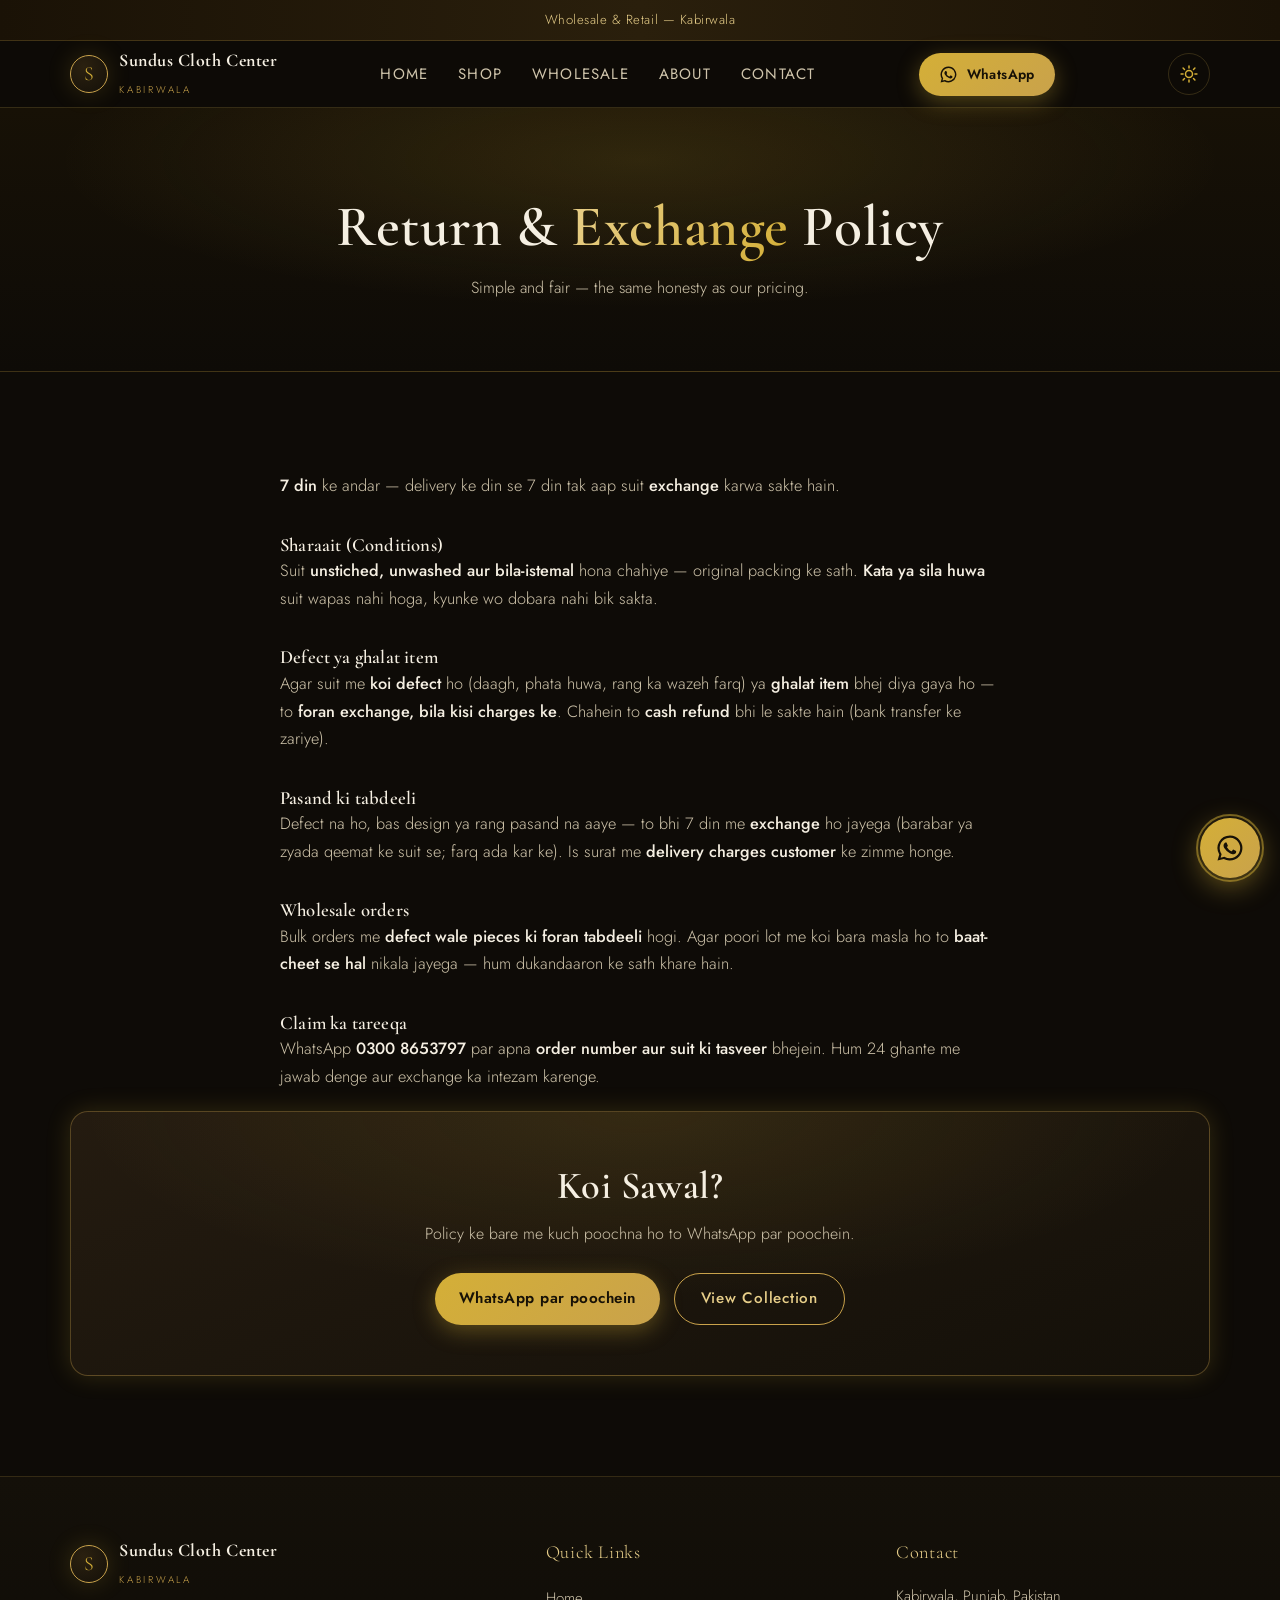
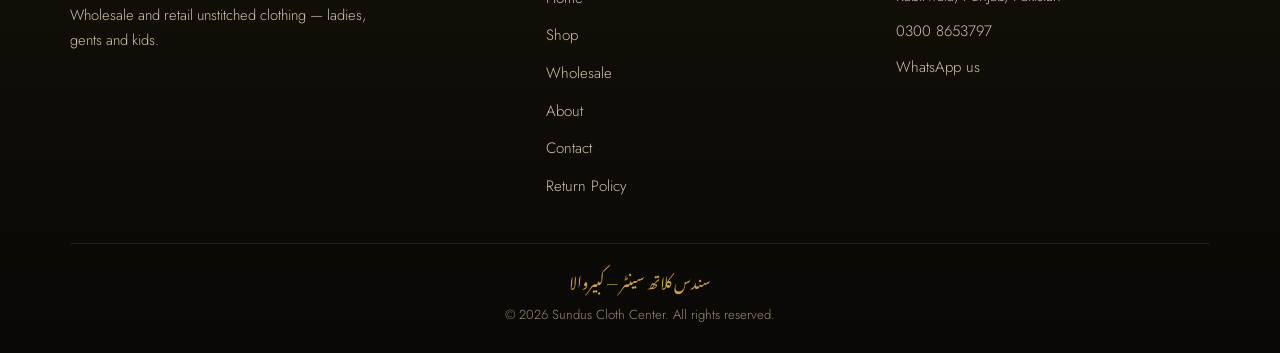
<file: return-policy.html>
<!DOCTYPE html>
<html lang="en">
<head>
<meta charset="UTF-8">
<meta name="viewport" content="width=device-width, initial-scale=1.0">
<title>Return &amp; Exchange Policy — Sundus Cloth Center, Kabirwala</title>
<meta name="description" content="Sundus Cloth Center return and exchange policy — 7-day exchange on unstitched suits, free exchange on defects or wrong items.">
<link rel="preconnect" href="https://fonts.googleapis.com">
<link rel="preconnect" href="https://fonts.gstatic.com" crossorigin>
<link href="https://fonts.googleapis.com/css2?family=Cormorant+Garamond:wght@500;600;700&family=Jost:wght@300;400;500;600&family=Noto+Nastaliq+Urdu:wght@400;600&display=swap" rel="stylesheet">
<link rel="stylesheet" href="styles.css">
</head>
<body data-page="policy">

<div class="announce">
  Wholesale &amp; Retail — Kabirwala
</div>

<nav class="nav" aria-label="Main navigation">
  <div class="nav-inner">
    <a class="brand" href="index.html" aria-label="Sundus Cloth Center — home">
      <span class="brand-mark">S</span>
      <span>
        <span class="brand-name">Sundus Cloth Center</span><br>
        <span class="brand-sub">Kabirwala</span>
      </span>
    </a>
    <div class="nav-links">
      <a href="index.html" data-nav="home">Home</a>
      <a href="shop.html" data-nav="shop">Shop</a>
      <a href="wholesale.html" data-nav="wholesale">Wholesale</a>
      <a href="about.html" data-nav="about">About</a>
      <a href="contact.html" data-nav="contact">Contact</a>
    </div>
    <span class="nav-cta">
      <a class="wa-btn" href="https://wa.me/923008653797?text=Assalam-o-Alaikum!%20Mujhe%20Sundus%20Center%20se%20order%20karna%20hai." target="_blank" rel="noopener">
        <svg viewBox="0 0 24 24" fill="currentColor" aria-hidden="true"><path d="M12 2a10 10 0 0 0-8.6 15.1L2 22l5-1.3A10 10 0 1 0 12 2zm0 18.2a8.2 8.2 0 0 1-4.2-1.1l-.3-.2-3 .8.8-2.9-.2-.3A8.2 8.2 0 1 1 12 20.2zm4.6-6.1c-.3-.1-1.5-.7-1.7-.8-.2-.1-.4-.1-.6.1-.2.3-.6.8-.8 1-.1.2-.3.2-.5.1a6.7 6.7 0 0 1-3.3-2.9c-.3-.4 0-.5.1-.7l.4-.5c.1-.2.1-.4 0-.5l-.8-1.9c-.2-.5-.4-.4-.6-.4h-.5c-.2 0-.5.2-.7.5-.9.9-1.1 2.2-.2 3.9a11.6 11.6 0 0 0 4.5 4.2c1.7.8 2.4.9 3.2.7.5-.1 1.5-.6 1.7-1.2.2-.6.2-1.1.1-1.2 0-.1-.2-.2-.4-.2z"/></svg>
        WhatsApp
      </a>
    </span>
    <button class="hamburger" id="hamburger" aria-label="Menu" aria-expanded="false">
      <span></span><span></span><span></span>
    </button>
    <button class="theme-toggle" id="theme-toggle" aria-label="Light / dark mode">
      <svg class="icon-sun" viewBox="0 0 24 24"><circle cx="12" cy="12" r="4.2"/><path d="M12 2.5v2.4M12 19.1v2.4M2.5 12h2.4M19.1 12h2.4M4.9 4.9l1.7 1.7M17.4 17.4l1.7 1.7M19.1 4.9l-1.7 1.7M6.6 17.4l-1.7 1.7"/></svg>
      <svg class="icon-moon" viewBox="0 0 24 24"><path d="M20 13.2A8 8 0 1 1 10.8 4 6.4 6.4 0 0 0 20 13.2z"/></svg>
    </button>
  </div>
  <div class="mobile-menu" id="mobile-menu">
    <a href="index.html">Home</a>
    <a href="shop.html">Shop</a>
    <a href="wholesale.html">Wholesale</a>
    <a href="about.html">About</a>
    <a href="contact.html">Contact</a>
    <a class="wa-btn" href="https://wa.me/923008653797?text=Assalam-o-Alaikum!%20Mujhe%20Sundus%20Center%20se%20order%20karna%20hai." target="_blank" rel="noopener">WhatsApp</a>
  </div>
</nav>

<header class="page-hero">
  <h1>Return &amp; <span class="gold-text">Exchange</span> Policy</h1>
  <p>Simple and fair — the same honesty as our pricing.</p>
</header>

<main>
  <section class="section">
    <div class="container">
      <div class="about-story">

        <p><strong>7 din</strong> ke andar — delivery ke din se 7 din tak aap suit <strong>exchange</strong> karwa sakte hain.</p>

        <h3 style="margin-top:1.8em">Sharaait (Conditions)</h3>
        <p>Suit <strong>unstiched, unwashed aur bila-istemal</strong> hona chahiye — original packing ke sath. <strong>Kata ya sila huwa</strong> suit wapas nahi hoga, kyunke wo dobara nahi bik sakta.</p>

        <h3 style="margin-top:1.8em">Defect ya ghalat item</h3>
        <p>Agar suit me <strong>koi defect</strong> ho (daagh, phata huwa, rang ka wazeh farq) ya <strong>ghalat item</strong> bhej diya gaya ho — to <strong>foran exchange, bila kisi charges ke</strong>. Chahein to <strong>cash refund</strong> bhi le sakte hain (bank transfer ke zariye).</p>

        <h3 style="margin-top:1.8em">Pasand ki tabdeeli</h3>
        <p>Defect na ho, bas design ya rang pasand na aaye — to bhi 7 din me <strong>exchange</strong> ho jayega (barabar ya zyada qeemat ke suit se; farq ada kar ke). Is surat me <strong>delivery charges customer</strong> ke zimme honge.</p>

        <h3 style="margin-top:1.8em">Wholesale orders</h3>
        <p>Bulk orders me <strong>defect wale pieces ki foran tabdeeli</strong> hogi. Agar poori lot me koi bara masla ho to <strong>baat-cheet se hal</strong> nikala jayega — hum dukandaaron ke sath khare hain.</p>

        <h3 style="margin-top:1.8em">Claim ka tareeqa</h3>
        <p>WhatsApp <strong>0300 8653797</strong> par apna <strong>order number aur suit ki tasveer</strong> bhejein. Hum 24 ghante me jawab denge aur exchange ka intezam karenge.</p>

      </div>

      <div class="cta-band">
        <h2>Koi <span class="gold-text">Sawal?</span></h2>
        <p>Policy ke bare me kuch poochna ho to WhatsApp par poochein.</p>
        <div class="hero-ctas">
          <a class="wa-btn" href="https://wa.me/923008653797?text=Assalam-o-Alaikum!%20Mujhe%20return%20policy%20ke%20bare%20me%20maloomat%20chahiye." target="_blank" rel="noopener">WhatsApp par poochein</a>
          <a class="btn-ghost" href="shop.html">View Collection</a>
        </div>
      </div>
    </div>
  </section>
</main>

<footer>
  <div class="container">
    <div class="foot-grid">
      <div class="foot-brand">
        <a class="brand" href="index.html">
          <span class="brand-mark">S</span>
          <span>
            <span class="brand-name">Sundus Cloth Center</span><br>
            <span class="brand-sub">Kabirwala</span>
          </span>
        </a>
        <p>Wholesale and retail unstitched clothing — ladies, gents and kids.</p>
      </div>
      <div>
        <div class="foot-h">Quick Links</div>
        <ul class="foot-links">
          <li><a href="index.html">Home</a></li>
          <li><a href="shop.html">Shop</a></li>
          <li><a href="wholesale.html">Wholesale</a></li>
          <li><a href="about.html">About</a></li>
          <li><a href="contact.html">Contact</a></li>
          <li><a href="return-policy.html">Return Policy</a></li>
        </ul>
      </div>
      <div>
        <div class="foot-h">Contact</div>
        <ul class="foot-contact">
          <li>Kabirwala, Punjab, Pakistan</li>
          <li><a href="tel:+923008653797">0300 8653797</a></li>
          <li><a href="https://wa.me/923008653797" target="_blank" rel="noopener">WhatsApp us</a></li>
        </ul>
      </div>
    </div>
    <div class="foot-bottom">
      <span class="urdu">سندس کلاتھ سینٹر — کبیروالا</span>
      <span>&copy; <span id="year">2026</span> Sundus Cloth Center. All rights reserved.</span>
    </div>
  </div>
</footer>

<a class="wa-float" href="https://wa.me/923008653797?text=Assalam-o-Alaikum!%20Mujhe%20Sundus%20Center%20se%20maloomat%20chahiye." target="_blank" rel="noopener" aria-label="WhatsApp par rabta karein">
  <svg viewBox="0 0 24 24"><path d="M12 2a10 10 0 0 0-8.6 15.1L2 22l5-1.3A10 10 0 1 0 12 2zm0 18.2a8.2 8.2 0 0 1-4.2-1.1l-.3-.2-3 .8.8-2.9-.2-.3A8.2 8.2 0 1 1 12 20.2zm4.6-6.1c-.3-.1-1.5-.7-1.7-.8-.2-.1-.4-.1-.6.1-.2.3-.6.8-.8 1-.1.2-.3.2-.5.1a6.7 6.7 0 0 1-3.3-2.9c-.3-.4 0-.5.1-.7l.4-.5c.1-.2.1-.4 0-.5l-.8-1.9c-.2-.5-.4-.4-.6-.4h-.5c-.2 0-.5.2-.7.5-.9.9-1.1 2.2-.2 3.9a11.6 11.6 0 0 0 4.5 4.2c1.7.8 2.4.9 3.2.7.5-.1 1.5-.6 1.7-1.2.2-.6.2-1.1.1-1.2 0-.1-.2-.2-.4-.2z"/></svg>
</a>

<script src="app.js"></script>
</body>
</html>
</file>
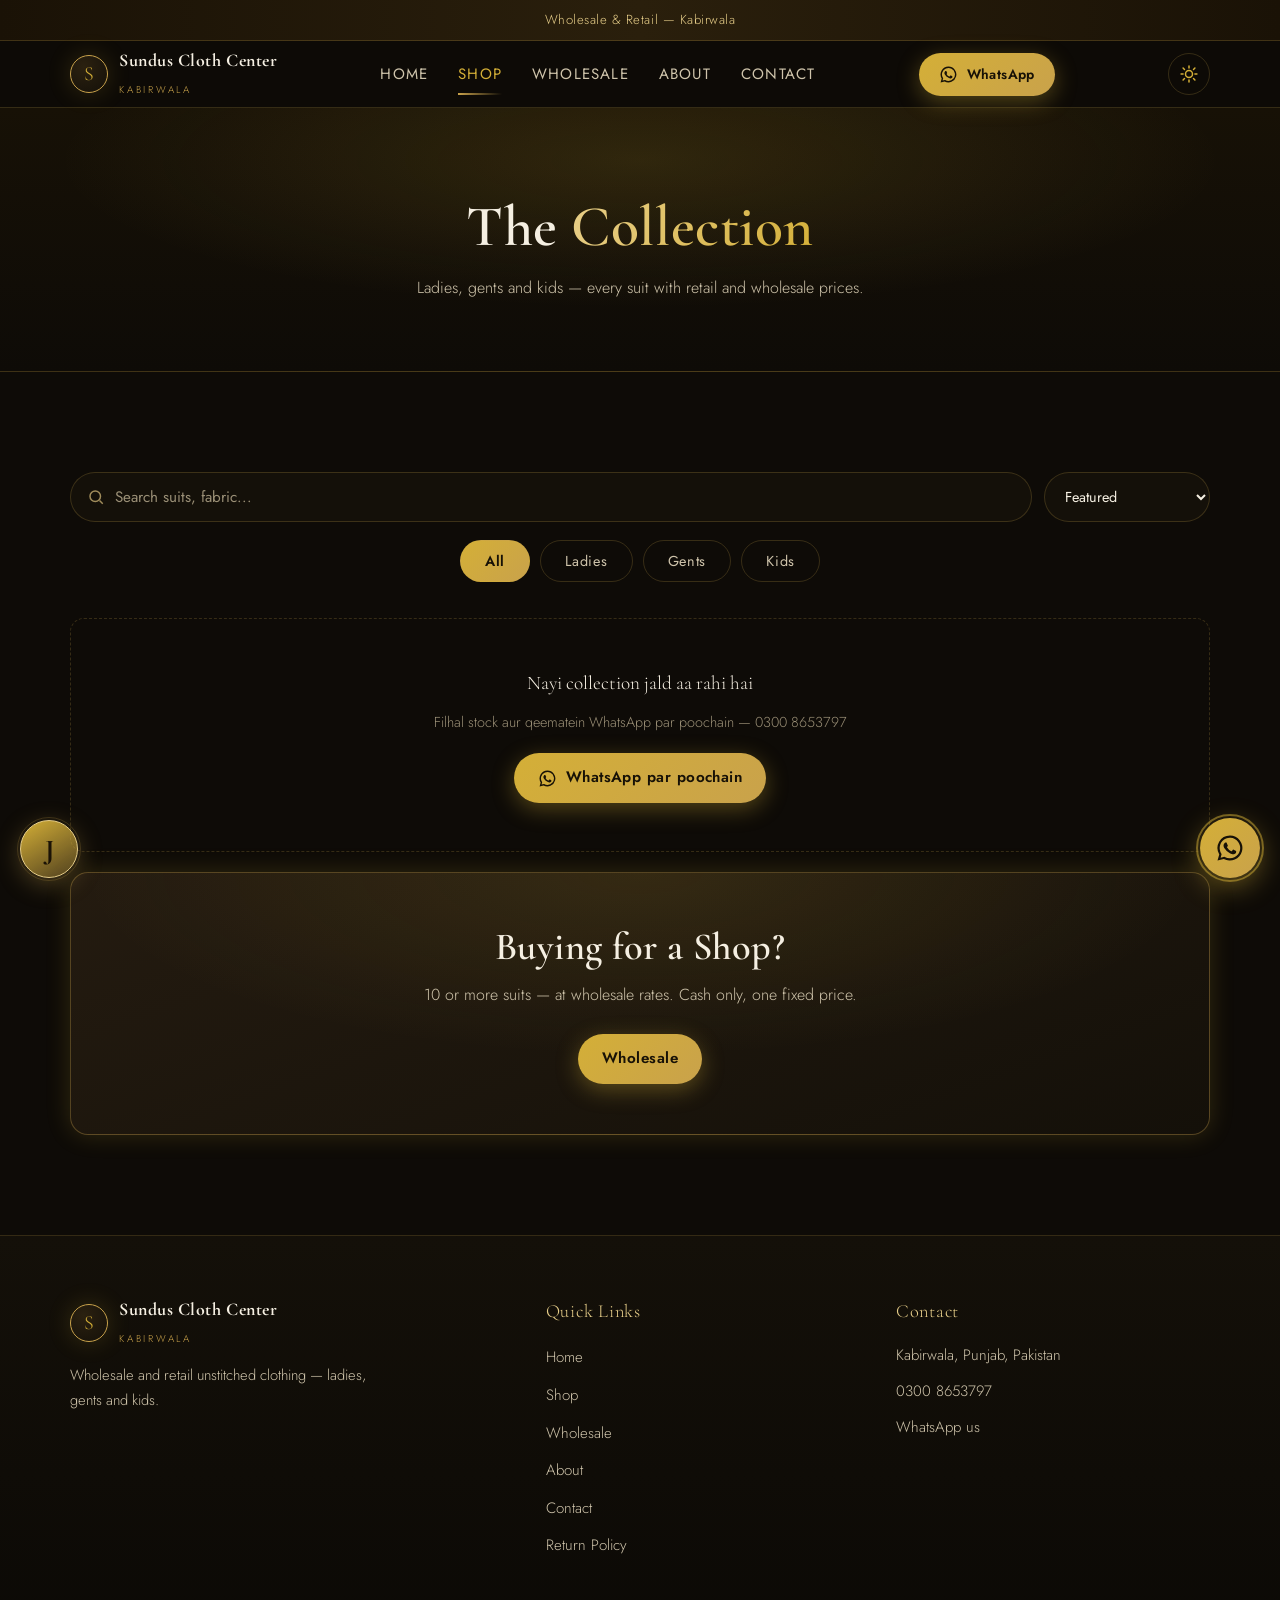
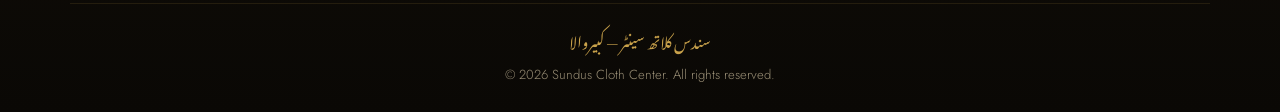
<file: shop.html>
<!DOCTYPE html>
<html lang="en">
<head>
<meta charset="UTF-8">
<meta name="viewport" content="width=device-width, initial-scale=1.0">
<title>Shop — Sundus Cloth Center, Kabirwala</title>
<meta name="description" content="Ladies, gents and kids unstitched suits — retail and wholesale prices openly displayed. Sundus Cloth Center, Kabirwala.">
<link rel="preconnect" href="https://fonts.googleapis.com">
<link rel="preconnect" href="https://fonts.gstatic.com" crossorigin>
<link href="https://fonts.googleapis.com/css2?family=Cormorant+Garamond:wght@500;600;700&family=Jost:wght@300;400;500;600&family=Noto+Nastaliq+Urdu:wght@400;600&display=swap" rel="stylesheet">
<link rel="stylesheet" href="styles.css">
</head>
<body data-page="shop">

<div class="announce">
  Wholesale &amp; Retail — Kabirwala
</div>

<nav class="nav" aria-label="Main navigation">
  <div class="nav-inner">
    <a class="brand" href="index.html" aria-label="Sundus Cloth Center — home">
      <span class="brand-mark">S</span>
      <span>
        <span class="brand-name">Sundus Cloth Center</span><br>
        <span class="brand-sub">Kabirwala</span>
      </span>
    </a>
    <div class="nav-links">
      <a href="index.html" data-nav="home">Home</a>
      <a href="shop.html" data-nav="shop">Shop</a>
      <a href="wholesale.html" data-nav="wholesale">Wholesale</a>
      <a href="about.html" data-nav="about">About</a>
      <a href="contact.html" data-nav="contact">Contact</a>
    </div>
    <span class="nav-cta">
      <a class="wa-btn" href="https://wa.me/923008653797?text=Assalam-o-Alaikum!%20Mujhe%20Sundus%20Center%20se%20order%20karna%20hai." target="_blank" rel="noopener">
        <svg viewBox="0 0 24 24" fill="currentColor" aria-hidden="true"><path d="M12 2a10 10 0 0 0-8.6 15.1L2 22l5-1.3A10 10 0 1 0 12 2zm0 18.2a8.2 8.2 0 0 1-4.2-1.1l-.3-.2-3 .8.8-2.9-.2-.3A8.2 8.2 0 1 1 12 20.2zm4.6-6.1c-.3-.1-1.5-.7-1.7-.8-.2-.1-.4-.1-.6.1-.2.3-.6.8-.8 1-.1.2-.3.2-.5.1a6.7 6.7 0 0 1-3.3-2.9c-.3-.4 0-.5.1-.7l.4-.5c.1-.2.1-.4 0-.5l-.8-1.9c-.2-.5-.4-.4-.6-.4h-.5c-.2 0-.5.2-.7.5-.9.9-1.1 2.2-.2 3.9a11.6 11.6 0 0 0 4.5 4.2c1.7.8 2.4.9 3.2.7.5-.1 1.5-.6 1.7-1.2.2-.6.2-1.1.1-1.2 0-.1-.2-.2-.4-.2z"/></svg>
        WhatsApp
      </a>
    </span>
    <button class="hamburger" id="hamburger" aria-label="Menu" aria-expanded="false">
      <span></span><span></span><span></span>
    </button>
    <button class="theme-toggle" id="theme-toggle" aria-label="Light / dark mode">
      <svg class="icon-sun" viewBox="0 0 24 24"><circle cx="12" cy="12" r="4.2"/><path d="M12 2.5v2.4M12 19.1v2.4M2.5 12h2.4M19.1 12h2.4M4.9 4.9l1.7 1.7M17.4 17.4l1.7 1.7M19.1 4.9l-1.7 1.7M6.6 17.4l-1.7 1.7"/></svg>
      <svg class="icon-moon" viewBox="0 0 24 24"><path d="M20 13.2A8 8 0 1 1 10.8 4 6.4 6.4 0 0 0 20 13.2z"/></svg>
    </button>
  </div>
  <div class="mobile-menu" id="mobile-menu">
    <a href="index.html">Home</a>
    <a href="shop.html">Shop</a>
    <a href="wholesale.html">Wholesale</a>
    <a href="about.html">About</a>
    <a href="contact.html">Contact</a>
    <a class="wa-btn" href="https://wa.me/923008653797?text=Assalam-o-Alaikum!%20Mujhe%20Sundus%20Center%20se%20order%20karna%20hai." target="_blank" rel="noopener">WhatsApp</a>
  </div>
</nav>

<header class="page-hero">
  <h1>The <span class="gold-text">Collection</span></h1>
  <p>Ladies, gents and kids — every suit with retail and wholesale prices.</p>
</header>

<main>
  <section class="section">
    <div class="container">
      <div class="shop-tools">
        <div class="search-wrap">
          <input type="search" id="shop-search" placeholder="Search suits, fabric..." aria-label="Search products" autocomplete="off">
        </div>
        <select id="shop-sort" aria-label="Sort products">
          <option value="featured">Featured</option>
          <option value="price-asc">Price: Low to High</option>
          <option value="price-desc">Price: High to Low</option>
          <option value="name">Name: A to Z</option>
        </select>
      </div>
      <div class="filters" role="group" aria-label="Category filter">
        <button class="filter-btn active" type="button" data-filter="all">All</button>
        <button class="filter-btn" type="button" data-filter="ladies">Ladies</button>
        <button class="filter-btn" type="button" data-filter="gents">Gents</button>
        <button class="filter-btn" type="button" data-filter="kids">Kids</button>
      </div>
      <div class="prod-grid" id="shop-grid">
        <div class="skel-card" aria-hidden="true"><div class="skel skel-img"></div><div class="skel skel-line"></div><div class="skel skel-line short"></div></div>
        <div class="skel-card" aria-hidden="true"><div class="skel skel-img"></div><div class="skel skel-line"></div><div class="skel skel-line short"></div></div>
        <div class="skel-card" aria-hidden="true"><div class="skel skel-img"></div><div class="skel skel-line"></div><div class="skel skel-line short"></div></div>
        <div class="skel-card" aria-hidden="true"><div class="skel skel-img"></div><div class="skel skel-line"></div><div class="skel skel-line short"></div></div>
      </div>

      <div class="cta-band">
        <h2>Buying for a <span class="gold-text">Shop?</span></h2>
        <p>10 or more suits — at wholesale rates. Cash only, one fixed price.</p>
        <div class="hero-ctas">
          <a class="wa-btn" href="wholesale.html">Wholesale</a>
        </div>
      </div>
    </div>
  </section>
</main>

<footer>
  <div class="container">
    <div class="foot-grid">
      <div class="foot-brand">
        <a class="brand" href="index.html">
          <span class="brand-mark">S</span>
          <span>
            <span class="brand-name">Sundus Cloth Center</span><br>
            <span class="brand-sub">Kabirwala</span>
          </span>
        </a>
        <p>Wholesale and retail unstitched clothing — ladies, gents and kids.</p>
      </div>
      <div>
        <div class="foot-h">Quick Links</div>
        <ul class="foot-links">
          <li><a href="index.html">Home</a></li>
          <li><a href="shop.html">Shop</a></li>
          <li><a href="wholesale.html">Wholesale</a></li>
          <li><a href="about.html">About</a></li>
          <li><a href="contact.html">Contact</a></li>
          <li><a href="return-policy.html">Return Policy</a></li>
        </ul>
      </div>
      <div>
        <div class="foot-h">Contact</div>
        <ul class="foot-contact">
          <li>Kabirwala, Punjab, Pakistan</li>
          <li><a href="tel:+923008653797">0300 8653797</a></li>
          <li><a href="https://wa.me/923008653797" target="_blank" rel="noopener">WhatsApp us</a></li>
        </ul>
      </div>
    </div>
    <div class="foot-bottom">
      <span class="urdu">سندس کلاتھ سینٹر — کبیروالا</span>
      <span>&copy; <span id="year">2026</span> Sundus Cloth Center. All rights reserved.</span>
    </div>
  </div>
</footer>

<a class="wa-float" href="https://wa.me/923008653797?text=Assalam-o-Alaikum!%20Mujhe%20Sundus%20Center%20se%20maloomat%20chahiye." target="_blank" rel="noopener" aria-label="WhatsApp par rabta karein">
  <svg viewBox="0 0 24 24"><path d="M12 2a10 10 0 0 0-8.6 15.1L2 22l5-1.3A10 10 0 1 0 12 2zm0 18.2a8.2 8.2 0 0 1-4.2-1.1l-.3-.2-3 .8.8-2.9-.2-.3A8.2 8.2 0 1 1 12 20.2zm4.6-6.1c-.3-.1-1.5-.7-1.7-.8-.2-.1-.4-.1-.6.1-.2.3-.6.8-.8 1-.1.2-.3.2-.5.1a6.7 6.7 0 0 1-3.3-2.9c-.3-.4 0-.5.1-.7l.4-.5c.1-.2.1-.4 0-.5l-.8-1.9c-.2-.5-.4-.4-.6-.4h-.5c-.2 0-.5.2-.7.5-.9.9-1.1 2.2-.2 3.9a11.6 11.6 0 0 0 4.5 4.2c1.7.8 2.4.9 3.2.7.5-.1 1.5-.6 1.7-1.2.2-.6.2-1.1.1-1.2 0-.1-.2-.2-.4-.2z"/></svg>
</a>


<!-- Jarvis guide bot -->
<button class="jarvis-fab" id="jarvis-fab" aria-label="Jarvis se baat karein" aria-expanded="false">
  <span aria-hidden="true">J</span>
  <span class="jarvis-fab-pulse" aria-hidden="true"></span>
</button>
<div class="jarvis-panel" id="jarvis-panel" role="dialog" aria-label="Jarvis guide" hidden>
  <div class="jarvis-head">
    <span class="jarvis-avatar" aria-hidden="true">J</span>
    <div>
      <b>Jarvis</b>
      <span class="jarvis-status"><i></i>Online — Sundus guide</span>
    </div>
    <button class="jarvis-close" id="jarvis-close" aria-label="Band karein">&times;</button>
  </div>
  <div class="jarvis-msgs" id="jarvis-msgs" aria-live="polite"></div>
  <div class="jarvis-chips" id="jarvis-chips"></div>
  <form class="jarvis-input" id="jarvis-form">
    <input type="text" id="jarvis-text" placeholder="Sawal likhein..." aria-label="Apna sawal likhein" autocomplete="off">
    <button type="submit" aria-label="Bhejein">&#10148;</button>
  </form>
</div>

<div class="modal-overlay" id="qv-overlay" role="dialog" aria-modal="true" aria-label="Product quick view">
  <div class="modal">
    <button class="modal-close" id="qv-close" aria-label="Band karein">&times;</button>
    <div id="qv-body"></div>
  </div>
</div>

<script src="app.js"></script>
</body>
</html>
</file>
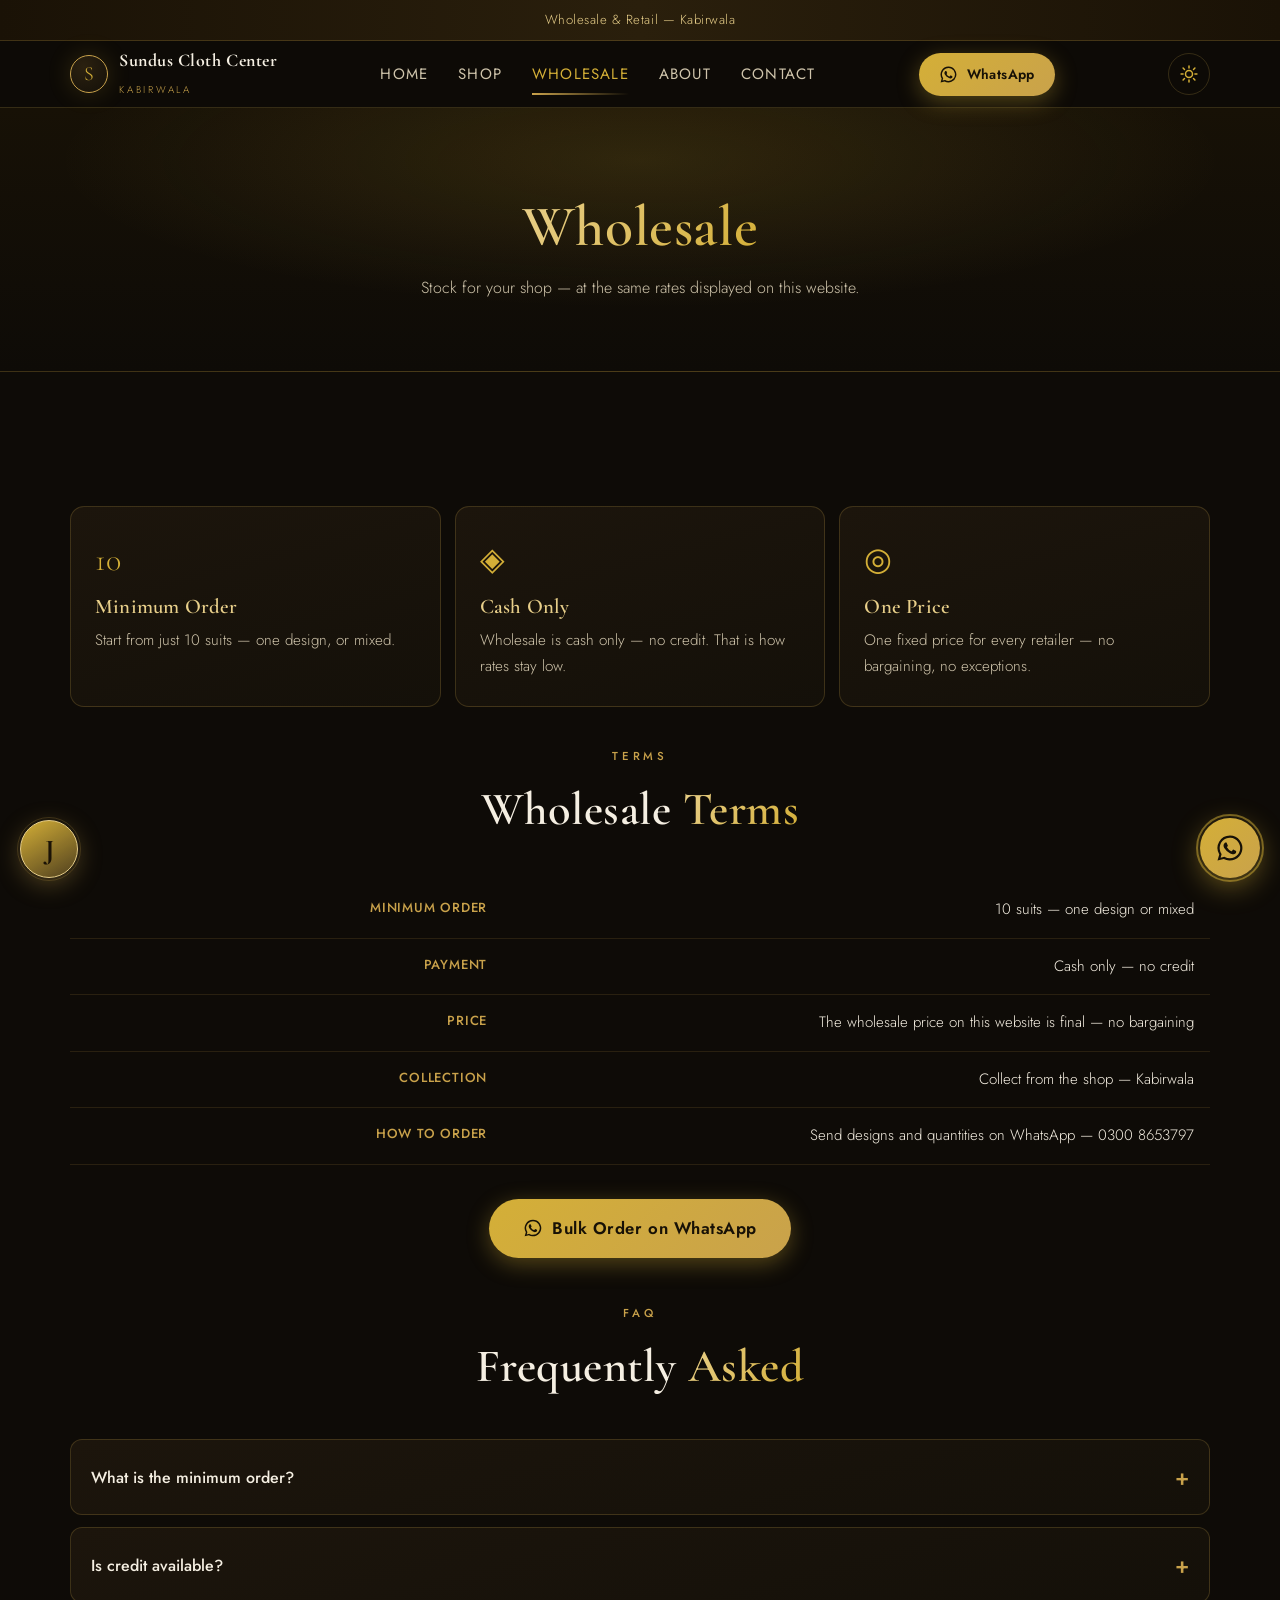
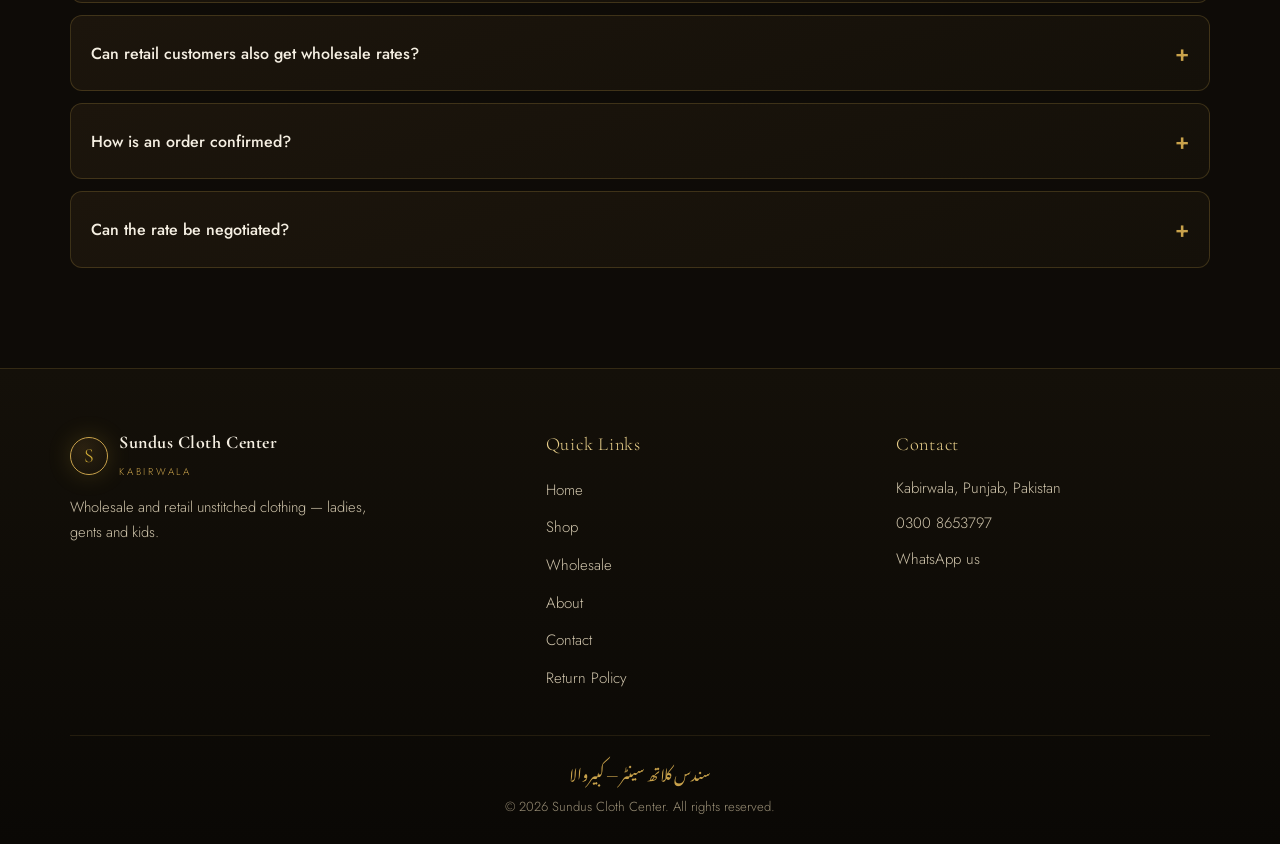
<file: wholesale.html>
<!DOCTYPE html>
<html lang="en">
<head>
<meta charset="UTF-8">
<meta name="viewport" content="width=device-width, initial-scale=1.0">
<title>Wholesale — Sundus Cloth Center, Kabirwala</title>
<meta name="description" content="Wholesale unstitched suits — MOQ 10 suits, cash only, one fixed price. Sundus Cloth Center, Kabirwala.">
<link rel="preconnect" href="https://fonts.googleapis.com">
<link rel="preconnect" href="https://fonts.gstatic.com" crossorigin>
<link href="https://fonts.googleapis.com/css2?family=Cormorant+Garamond:wght@500;600;700&family=Jost:wght@300;400;500;600&family=Noto+Nastaliq+Urdu:wght@400;600&display=swap" rel="stylesheet">
<link rel="stylesheet" href="styles.css">
</head>
<body data-page="wholesale">

<div class="announce">
  Wholesale &amp; Retail — Kabirwala
</div>

<nav class="nav" aria-label="Main navigation">
  <div class="nav-inner">
    <a class="brand" href="index.html" aria-label="Sundus Cloth Center — home">
      <span class="brand-mark">S</span>
      <span>
        <span class="brand-name">Sundus Cloth Center</span><br>
        <span class="brand-sub">Kabirwala</span>
      </span>
    </a>
    <div class="nav-links">
      <a href="index.html" data-nav="home">Home</a>
      <a href="shop.html" data-nav="shop">Shop</a>
      <a href="wholesale.html" data-nav="wholesale">Wholesale</a>
      <a href="about.html" data-nav="about">About</a>
      <a href="contact.html" data-nav="contact">Contact</a>
    </div>
    <span class="nav-cta">
      <a class="wa-btn" href="https://wa.me/923008653797?text=Assalam-o-Alaikum!%20Mujhe%20Sundus%20Center%20se%20order%20karna%20hai." target="_blank" rel="noopener">
        <svg viewBox="0 0 24 24" fill="currentColor" aria-hidden="true"><path d="M12 2a10 10 0 0 0-8.6 15.1L2 22l5-1.3A10 10 0 1 0 12 2zm0 18.2a8.2 8.2 0 0 1-4.2-1.1l-.3-.2-3 .8.8-2.9-.2-.3A8.2 8.2 0 1 1 12 20.2zm4.6-6.1c-.3-.1-1.5-.7-1.7-.8-.2-.1-.4-.1-.6.1-.2.3-.6.8-.8 1-.1.2-.3.2-.5.1a6.7 6.7 0 0 1-3.3-2.9c-.3-.4 0-.5.1-.7l.4-.5c.1-.2.1-.4 0-.5l-.8-1.9c-.2-.5-.4-.4-.6-.4h-.5c-.2 0-.5.2-.7.5-.9.9-1.1 2.2-.2 3.9a11.6 11.6 0 0 0 4.5 4.2c1.7.8 2.4.9 3.2.7.5-.1 1.5-.6 1.7-1.2.2-.6.2-1.1.1-1.2 0-.1-.2-.2-.4-.2z"/></svg>
        WhatsApp
      </a>
    </span>
    <button class="hamburger" id="hamburger" aria-label="Menu" aria-expanded="false">
      <span></span><span></span><span></span>
    </button>
    <button class="theme-toggle" id="theme-toggle" aria-label="Light / dark mode">
      <svg class="icon-sun" viewBox="0 0 24 24"><circle cx="12" cy="12" r="4.2"/><path d="M12 2.5v2.4M12 19.1v2.4M2.5 12h2.4M19.1 12h2.4M4.9 4.9l1.7 1.7M17.4 17.4l1.7 1.7M19.1 4.9l-1.7 1.7M6.6 17.4l-1.7 1.7"/></svg>
      <svg class="icon-moon" viewBox="0 0 24 24"><path d="M20 13.2A8 8 0 1 1 10.8 4 6.4 6.4 0 0 0 20 13.2z"/></svg>
    </button>
  </div>
  <div class="mobile-menu" id="mobile-menu">
    <a href="index.html">Home</a>
    <a href="shop.html">Shop</a>
    <a href="wholesale.html">Wholesale</a>
    <a href="about.html">About</a>
    <a href="contact.html">Contact</a>
    <a class="wa-btn" href="https://wa.me/923008653797?text=Assalam-o-Alaikum!%20Mujhe%20Sundus%20Center%20se%20order%20karna%20hai." target="_blank" rel="noopener">WhatsApp</a>
  </div>
</nav>

<header class="page-hero">
  <h1><span class="gold-text">Wholesale</span></h1>
  <p>Stock for your shop — at the same rates displayed on this website.</p>
</header>

<main>
  <section class="section">
    <div class="container">
      <div class="ws-hero-points">
        <div class="ws-card">
          <div class="big">10</div>
          <h3>Minimum Order</h3>
          <p>Start from just 10 suits — one design, or mixed.</p>
        </div>
        <div class="ws-card">
          <div class="big">◈</div>
          <h3>Cash Only</h3>
          <p>Wholesale is cash only — no credit. That is how rates stay low.</p>
        </div>
        <div class="ws-card">
          <div class="big">◎</div>
          <h3>One Price</h3>
          <p>One fixed price for every retailer — no bargaining, no exceptions.</p>
        </div>
      </div>

      <div class="section-head">
        <span class="eyebrow">Terms</span>
        <h2>Wholesale <span class="gold-text">Terms</span></h2>
      </div>

      <table class="policy-table">
        <tr>
          <th>Minimum order</th>
          <td>10 suits — one design or mixed</td>
        </tr>
        <tr>
          <th>Payment</th>
          <td>Cash only — no credit</td>
        </tr>
        <tr>
          <th>Price</th>
          <td>The wholesale price on this website is final — no bargaining</td>
        </tr>
        <tr>
          <th>Collection</th>
          <td>Collect from the shop — Kabirwala</td>
        </tr>
        <tr>
          <th>How to order</th>
          <td>Send designs and quantities on WhatsApp — 0300 8653797</td>
        </tr>
      </table>

      <div class="center">
        <a class="wa-btn" href="https://wa.me/923008653797?text=Assalam-o-Alaikum!%20Mujhe%20wholesale%20par%20stock%20lena%20hai.%20Tafseel%20chahiye." target="_blank" rel="noopener" style="font-size:1.05rem; padding:15px 34px;">
          <svg viewBox="0 0 24 24" fill="currentColor" aria-hidden="true" style="width:20px;height:20px"><path d="M12 2a10 10 0 0 0-8.6 15.1L2 22l5-1.3A10 10 0 1 0 12 2zm0 18.2a8.2 8.2 0 0 1-4.2-1.1l-.3-.2-3 .8.8-2.9-.2-.3A8.2 8.2 0 1 1 12 20.2zm4.6-6.1c-.3-.1-1.5-.7-1.7-.8-.2-.1-.4-.1-.6.1-.2.3-.6.8-.8 1-.1.2-.3.2-.5.1a6.7 6.7 0 0 1-3.3-2.9c-.3-.4 0-.5.1-.7l.4-.5c.1-.2.1-.4 0-.5l-.8-1.9c-.2-.5-.4-.4-.6-.4h-.5c-.2 0-.5.2-.7.5-.9.9-1.1 2.2-.2 3.9a11.6 11.6 0 0 0 4.5 4.2c1.7.8 2.4.9 3.2.7.5-.1 1.5-.6 1.7-1.2.2-.6.2-1.1.1-1.2 0-.1-.2-.2-.4-.2z"/></svg>
          Bulk Order on WhatsApp
        </a>
      </div>

      <div class="section-head mt-3">
        <span class="eyebrow">FAQ</span>
        <h2>Frequently <span class="gold-text">Asked</span></h2>
      </div>
      <div class="faq">
        <details>
          <summary>What is the minimum order?</summary>
          <p>10 suits — one design, or a mix of designs.</p>
        </details>
        <details>
          <summary>Is credit available?</summary>
          <p>No — wholesale is cash only. That is what keeps the rates low.</p>
        </details>
        <details>
          <summary>Can retail customers also get wholesale rates?</summary>
          <p>Yes. The wholesale price on this website is open to everyone — retailer or household buyer, same rate.</p>
        </details>
        <details>
          <summary>How is an order confirmed?</summary>
          <p>Send designs and quantities on WhatsApp (0300 8653797). Stock is prepared after confirmation from the shop.</p>
        </details>
        <details>
          <summary>Can the rate be negotiated?</summary>
          <p>No — one fixed price for everyone.</p>
        </details>
      </div>
    </div>
  </section>
</main>

<footer>
  <div class="container">
    <div class="foot-grid">
      <div class="foot-brand">
        <a class="brand" href="index.html">
          <span class="brand-mark">S</span>
          <span>
            <span class="brand-name">Sundus Cloth Center</span><br>
            <span class="brand-sub">Kabirwala</span>
          </span>
        </a>
        <p>Wholesale and retail unstitched clothing — ladies, gents and kids.</p>
      </div>
      <div>
        <div class="foot-h">Quick Links</div>
        <ul class="foot-links">
          <li><a href="index.html">Home</a></li>
          <li><a href="shop.html">Shop</a></li>
          <li><a href="wholesale.html">Wholesale</a></li>
          <li><a href="about.html">About</a></li>
          <li><a href="contact.html">Contact</a></li>
          <li><a href="return-policy.html">Return Policy</a></li>
        </ul>
      </div>
      <div>
        <div class="foot-h">Contact</div>
        <ul class="foot-contact">
          <li>Kabirwala, Punjab, Pakistan</li>
          <li><a href="tel:+923008653797">0300 8653797</a></li>
          <li><a href="https://wa.me/923008653797" target="_blank" rel="noopener">WhatsApp us</a></li>
        </ul>
      </div>
    </div>
    <div class="foot-bottom">
      <span class="urdu">سندس کلاتھ سینٹر — کبیروالا</span>
      <span>&copy; <span id="year">2026</span> Sundus Cloth Center. All rights reserved.</span>
    </div>
  </div>
</footer>

<a class="wa-float" href="https://wa.me/923008653797?text=Assalam-o-Alaikum!%20Mujhe%20wholesale%20ke%20bare%20me%20maloomat%20chahiye." target="_blank" rel="noopener" aria-label="WhatsApp par rabta karein">
  <svg viewBox="0 0 24 24"><path d="M12 2a10 10 0 0 0-8.6 15.1L2 22l5-1.3A10 10 0 1 0 12 2zm0 18.2a8.2 8.2 0 0 1-4.2-1.1l-.3-.2-3 .8.8-2.9-.2-.3A8.2 8.2 0 1 1 12 20.2zm4.6-6.1c-.3-.1-1.5-.7-1.7-.8-.2-.1-.4-.1-.6.1-.2.3-.6.8-.8 1-.1.2-.3.2-.5.1a6.7 6.7 0 0 1-3.3-2.9c-.3-.4 0-.5.1-.7l.4-.5c.1-.2.1-.4 0-.5l-.8-1.9c-.2-.5-.4-.4-.6-.4h-.5c-.2 0-.5.2-.7.5-.9.9-1.1 2.2-.2 3.9a11.6 11.6 0 0 0 4.5 4.2c1.7.8 2.4.9 3.2.7.5-.1 1.5-.6 1.7-1.2.2-.6.2-1.1.1-1.2 0-.1-.2-.2-.4-.2z"/></svg>
</a>


<!-- Jarvis guide bot -->
<button class="jarvis-fab" id="jarvis-fab" aria-label="Jarvis se baat karein" aria-expanded="false">
  <span aria-hidden="true">J</span>
  <span class="jarvis-fab-pulse" aria-hidden="true"></span>
</button>
<div class="jarvis-panel" id="jarvis-panel" role="dialog" aria-label="Jarvis guide" hidden>
  <div class="jarvis-head">
    <span class="jarvis-avatar" aria-hidden="true">J</span>
    <div>
      <b>Jarvis</b>
      <span class="jarvis-status"><i></i>Online — Sundus guide</span>
    </div>
    <button class="jarvis-close" id="jarvis-close" aria-label="Band karein">&times;</button>
  </div>
  <div class="jarvis-msgs" id="jarvis-msgs" aria-live="polite"></div>
  <div class="jarvis-chips" id="jarvis-chips"></div>
  <form class="jarvis-input" id="jarvis-form">
    <input type="text" id="jarvis-text" placeholder="Sawal likhein..." aria-label="Apna sawal likhein" autocomplete="off">
    <button type="submit" aria-label="Bhejein">&#10148;</button>
  </form>
</div>

<script src="app.js"></script>
</body>
</html>
</file>
<file: styles.css>
/* ============================================================
   SUNDUS CLOTH CENTER — Dark + Gold Luxury Design System
   Mobile-first. Owner reviews on 360px Android.
   ============================================================ */

:root {
  --bg-0: #0e0b07;
  --bg-1: #141009;
  --bg-2: #1c150c;
  --bg-3: #241b10;
  --gold: #c9a24b;
  --gold-bright: #d4af37;
  --gold-soft: #e8cf8a;
  --gold-dim: rgba(201, 162, 75, 0.35);
  --cream: #f5efe2;
  --cream-dim: #cfc4ab;
  --muted: #9a8f76;
  --line: rgba(201, 162, 75, 0.22);
  --serif: 'Cormorant Garamond', 'Times New Roman', serif;
  --sans: 'Jost', 'Segoe UI', system-ui, sans-serif;
  --urdu: 'Noto Nastaliq Urdu', serif;
  --radius: 14px;
  --shadow-gold: 0 0 24px rgba(212, 175, 55, 0.18);
}

* { margin: 0; padding: 0; box-sizing: border-box; }

html { scroll-behavior: smooth; }

body {
  background: var(--bg-0);
  color: var(--cream);
  font-family: var(--sans);
  font-weight: 300;
  line-height: 1.7;
  overflow-x: hidden;
  -webkit-font-smoothing: antialiased;
}

img { max-width: 100%; display: block; }
a { color: var(--gold-soft); text-decoration: none; }
a:hover { color: var(--gold-bright); }

h1, h2, h3, .serif {
  font-family: var(--serif);
  font-weight: 600;
  line-height: 1.25;
  letter-spacing: 0.01em;
}

/* Urdu text — always RTL, generous line height for Nastaliq */
.urdu {
  font-family: var(--urdu);
  direction: rtl;
  line-height: 2.1;
}

.container {
  width: 100%;
  max-width: 1180px;
  margin: 0 auto;
  padding: 0 20px;
}

/* ---------- Gold rules / dividers ---------- */
.gold-rule {
  border: none;
  height: 1px;
  background: linear-gradient(90deg, transparent, var(--gold), transparent);
  margin: 0 auto;
  max-width: 220px;
}

.eyebrow {
  display: inline-block;
  font-size: 0.72rem;
  letter-spacing: 0.32em;
  text-transform: uppercase;
  color: var(--gold);
  margin-bottom: 14px;
  font-weight: 500;
}

/* ---------- Announcement bar ---------- */
.announce {
  background: linear-gradient(90deg, #1a1206, #2a1f0c, #1a1206);
  border-bottom: 1px solid var(--line);
  color: var(--gold-soft);
  font-size: 0.82rem;
  text-align: center;
  padding: 9px 14px;
  letter-spacing: 0.04em;
}
.announce .urdu { font-size: 0.95rem; }

/* ---------- Nav ---------- */
.nav {
  position: sticky;
  top: 0;
  z-index: 200;
  background: rgba(14, 11, 7, 0.92);
  backdrop-filter: blur(12px);
  -webkit-backdrop-filter: blur(12px);
  border-bottom: 1px solid var(--line);
}
.nav-inner {
  display: flex;
  align-items: center;
  justify-content: space-between;
  height: 66px;
  max-width: 1180px;
  margin: 0 auto;
  padding: 0 20px;
}
.brand {
  display: flex;
  align-items: center;
  gap: 11px;
  color: var(--cream);
}
.brand-mark {
  width: 38px; height: 38px;
  border: 1px solid var(--gold);
  border-radius: 50%;
  display: flex; align-items: center; justify-content: center;
  font-family: var(--serif);
  font-size: 1.25rem;
  color: var(--gold-bright);
  background: radial-gradient(circle at 35% 30%, #2b2110, #141009);
  box-shadow: var(--shadow-gold);
  flex: 0 0 auto;
}
.brand-name { font-family: var(--serif); font-size: 1.12rem; font-weight: 700; letter-spacing: 0.03em; line-height: 1.2; }
.brand-sub { font-size: 0.62rem; letter-spacing: 0.28em; color: var(--gold); text-transform: uppercase; }

.nav-links { display: none; }
.nav-cta { display: none; }

.hamburger {
  background: none; border: 1px solid var(--line);
  border-radius: 10px;
  width: 44px; height: 44px;
  cursor: pointer;
  display: flex; flex-direction: column;
  align-items: center; justify-content: center; gap: 5px;
}
.hamburger span { display: block; width: 20px; height: 2px; background: var(--gold); transition: 0.25s; }
.hamburger.open span:nth-child(1) { transform: translateY(7px) rotate(45deg); }
.hamburger.open span:nth-child(2) { opacity: 0; }
.hamburger.open span:nth-child(3) { transform: translateY(-7px) rotate(-45deg); }

.mobile-menu {
  display: none;
  border-top: 1px solid var(--line);
  background: rgba(14, 11, 7, 0.98);
  padding: 8px 20px 18px;
}
.mobile-menu.open { display: block; }
.mobile-menu a {
  display: block;
  padding: 13px 4px;
  color: var(--cream);
  border-bottom: 1px solid rgba(201,162,75,0.12);
  font-size: 1.02rem;
  letter-spacing: 0.04em;
}
.mobile-menu a:last-child { border-bottom: none; }
.mobile-menu .wa-btn { margin-top: 12px; text-align: center; }

/* WhatsApp gold button */
.wa-btn {
  display: inline-flex;
  align-items: center;
  justify-content: center;
  gap: 9px;
  background: linear-gradient(135deg, var(--gold-bright), var(--gold));
  color: #171106;
  font-weight: 600;
  font-size: 0.95rem;
  letter-spacing: 0.03em;
  padding: 12px 24px;
  border-radius: 999px;
  border: none;
  cursor: pointer;
  box-shadow: 0 6px 22px rgba(212,175,55,0.35);
  transition: transform 0.18s, box-shadow 0.18s;
  white-space: nowrap;
}
.wa-btn:hover { transform: translateY(-2px); box-shadow: 0 10px 28px rgba(212,175,55,0.45); color: #171106; }
.wa-btn svg { width: 19px; height: 19px; flex: 0 0 auto; }

.btn-ghost {
  display: inline-flex;
  align-items: center;
  justify-content: center;
  gap: 9px;
  background: transparent;
  color: var(--gold-soft);
  font-weight: 500;
  font-size: 0.95rem;
  letter-spacing: 0.05em;
  padding: 12px 26px;
  border-radius: 999px;
  border: 1px solid var(--gold);
  cursor: pointer;
  transition: 0.18s;
  white-space: nowrap;
}
.btn-ghost:hover { background: rgba(201,162,75,0.12); color: var(--gold-bright); }

/* ---------- Hero (cinematic, CSS-only) ---------- */
.hero {
  position: relative;
  min-height: 92vh;
  display: flex;
  align-items: center;
  justify-content: center;
  text-align: center;
  overflow: hidden;
  background: var(--bg-0);
}
.hero-bg, .hero-bg-2, .hero-grain, .hero-vignette { position: absolute; inset: -6%; pointer-events: none; }
.hero-bg {
  background:
    radial-gradient(ellipse 70% 55% at 50% 38%, rgba(212,175,55,0.16), transparent 70%),
    radial-gradient(ellipse 45% 40% at 22% 72%, rgba(201,162,75,0.10), transparent 70%),
    radial-gradient(ellipse 45% 40% at 80% 70%, rgba(201,162,75,0.08), transparent 70%),
    linear-gradient(180deg, #0e0b07 0%, #171106 55%, #0e0b07 100%);
  animation: kenburns 34s ease-in-out infinite alternate;
}
.hero-bg-2 {
  background:
    radial-gradient(ellipse 34% 26% at 50% 30%, rgba(232,207,138,0.10), transparent 70%);
  animation: kenburns2 26s ease-in-out infinite alternate;
}
@keyframes kenburns { from { transform: scale(1); } to { transform: scale(1.14); } }
@keyframes kenburns2 { from { transform: scale(1.1) translateY(0); } to { transform: scale(1) translateY(2%); } }
.hero-grain {
  inset: 0;
  opacity: 0.05;
  background-image: url("data:image/svg+xml,%3Csvg xmlns='http://www.w3.org/2000/svg' width='140' height='140'%3E%3Cfilter id='n'%3E%3CfeTurbulence type='fractalNoise' baseFrequency='0.9' numOctaves='2'/%3E%3C/filter%3E%3Crect width='140' height='140' filter='url(%23n)' opacity='1'/%3E%3C/svg%3E");
}
.hero-vignette {
  inset: 0;
  background: radial-gradient(ellipse 90% 80% at 50% 50%, transparent 55%, rgba(5,4,2,0.75) 100%);
}
.hero-content { position: relative; z-index: 2; padding: 70px 20px 80px; max-width: 860px; }
.hero-eyebrow {
  display: inline-block;
  border: 1px solid var(--line);
  border-radius: 999px;
  padding: 8px 20px;
  font-size: 0.72rem;
  letter-spacing: 0.3em;
  text-transform: uppercase;
  color: var(--gold-soft);
  margin-bottom: 26px;
  background: rgba(20, 16, 9, 0.6);
}
.hero h1 {
  font-size: clamp(2.6rem, 9vw, 5.2rem);
  color: var(--cream);
  margin-bottom: 10px;
  text-shadow: 0 4px 40px rgba(0,0,0,0.6);
}
.hero h1 .gold-text {
  background: linear-gradient(120deg, var(--gold-soft), var(--gold-bright), var(--gold));
  -webkit-background-clip: text;
  background-clip: text;
  color: transparent;
}
.hero-urdu {
  font-size: clamp(1.25rem, 4.6vw, 1.9rem);
  color: var(--gold-soft);
  margin: 18px 0 8px;
}
.hero-sub {
  color: var(--cream-dim);
  font-size: clamp(0.95rem, 3.4vw, 1.08rem);
  max-width: 560px;
  margin: 0 auto 36px;
  font-weight: 300;
}
.hero-ctas { display: flex; gap: 14px; justify-content: center; flex-wrap: wrap; }
.hero-scroll {
  position: absolute; bottom: 26px; left: 50%; transform: translateX(-50%);
  color: var(--gold); font-size: 0.7rem; letter-spacing: 0.3em; text-transform: uppercase;
  z-index: 2; opacity: 0.75;
  animation: bob 2.6s ease-in-out infinite;
}
@keyframes bob { 0%,100% { transform: translate(-50%, 0); } 50% { transform: translate(-50%, 8px); } }

/* ---------- Sections ---------- */
.section { padding: 76px 0; position: relative; }
.section-alt { background: linear-gradient(180deg, var(--bg-0), var(--bg-1) 30%, var(--bg-1) 70%, var(--bg-0)); }
.section-head { text-align: center; max-width: 640px; margin: 0 auto 44px; }
.section-head h2 { font-size: clamp(1.9rem, 6vw, 2.9rem); color: var(--cream); margin-bottom: 12px; }
.section-head h2 .gold-text {
  background: linear-gradient(120deg, var(--gold-soft), var(--gold-bright));
  -webkit-background-clip: text; background-clip: text; color: transparent;
}
.section-head p { color: var(--cream-dim); font-size: 1rem; }
.section-head .urdu { color: var(--gold-soft); font-size: 1.15rem; margin-top: 8px; }

/* ---------- Category cards ---------- */
.cat-grid { display: grid; grid-template-columns: 1fr; gap: 20px; }
.cat-card {
  position: relative;
  border: 1px solid var(--line);
  border-radius: var(--radius);
  overflow: hidden;
  background: linear-gradient(160deg, var(--bg-2), var(--bg-1));
  min-height: 300px;
  display: flex;
  flex-direction: column;
  justify-content: flex-end;
  padding: 30px 26px;
  transition: transform 0.25s, box-shadow 0.25s, border-color 0.25s;
}
.cat-card:hover { transform: translateY(-5px); box-shadow: var(--shadow-gold); border-color: var(--gold-dim); }
.cat-card::before {
  content: '';
  position: absolute; inset: 0;
  background:
    radial-gradient(ellipse 80% 55% at 50% 0%, rgba(212,175,55,0.14), transparent 70%),
    repeating-linear-gradient(45deg, rgba(201,162,75,0.045) 0 2px, transparent 2px 7px),
    repeating-linear-gradient(-45deg, rgba(201,162,75,0.035) 0 2px, transparent 2px 7px);
  pointer-events: none;
}
.cat-urdu {
  font-family: var(--urdu); direction: rtl;
  font-size: 2rem; color: rgba(212,175,55,0.5);
  position: absolute; top: 22px; right: 24px; left: 24px; text-align: center;
  line-height: 2;
}
.cat-card h3 { font-size: 1.9rem; color: var(--cream); position: relative; margin-bottom: 6px; }
.cat-card p { color: var(--cream-dim); font-size: 0.94rem; position: relative; margin-bottom: 16px; }
.cat-link { position: relative; color: var(--gold); letter-spacing: 0.14em; font-size: 0.8rem; text-transform: uppercase; font-weight: 500; }
.cat-link::after { content: ' →'; }

/* ---------- Product placeholder panel (NO real photos exist) ---------- */
.ph {
  position: relative;
  aspect-ratio: 3 / 3.6;
  border-radius: 10px;
  overflow: hidden;
  border: 1px solid var(--line);
  background:
    radial-gradient(ellipse 90% 70% at 50% 30%, rgba(212,175,55,0.13), transparent 70%),
    repeating-linear-gradient(45deg, rgba(201,162,75,0.06) 0 2px, transparent 2px 8px),
    repeating-linear-gradient(-45deg, rgba(201,162,75,0.05) 0 2px, transparent 2px 8px),
    linear-gradient(165deg, #221a0e, #141009 60%, #0e0b07);
  display: flex;
  align-items: center;
  justify-content: center;
  box-shadow: inset 0 0 60px rgba(0,0,0,0.55), 0 0 18px rgba(212,175,55,0.07);
}
.ph::after {
  content: '';
  position: absolute; inset: 10px;
  border: 1px solid rgba(201,162,75,0.28);
  border-radius: 6px;
  pointer-events: none;
}
.ph-label {
  font-family: var(--urdu);
  direction: rtl;
  color: var(--gold-soft);
  opacity: 0.85;
  font-size: 1.02rem;
  line-height: 2.2;
  text-align: center;
  padding: 0 18px;
  position: relative;
  z-index: 1;
}
.ph-modal { aspect-ratio: 3 / 2.6; }

/* ---------- Product cards ---------- */
.prod-grid { display: grid; grid-template-columns: 1fr 1fr; gap: 16px; }
.prod-card {
  background: linear-gradient(170deg, var(--bg-2), var(--bg-1));
  border: 1px solid var(--line);
  border-radius: var(--radius);
  overflow: hidden;
  transition: transform 0.22s, box-shadow 0.22s, border-color 0.22s;
  display: flex; flex-direction: column;
  cursor: pointer;
}
.prod-card:hover { transform: translateY(-4px); box-shadow: var(--shadow-gold); border-color: var(--gold-dim); }
.prod-card .ph { border: none; border-radius: 0; box-shadow: none; }
.prod-body { padding: 15px 14px 17px; display: flex; flex-direction: column; gap: 7px; flex: 1; }
.prod-cat { font-size: 0.66rem; letter-spacing: 0.26em; text-transform: uppercase; color: var(--gold); }
.prod-name { font-family: var(--serif); font-size: 1.06rem; color: var(--cream); font-weight: 600; line-height: 1.35; }
.prod-fabric { font-size: 0.8rem; color: var(--muted); line-height: 1.5; }
.prod-prices { display: flex; flex-direction: column; gap: 2px; margin-top: 4px; }
.price-row { display: flex; align-items: baseline; justify-content: space-between; font-size: 0.82rem; }
.price-row .lbl { color: var(--cream-dim); }
.price-row.retail .val { color: var(--cream); font-weight: 600; font-size: 0.98rem; }
.price-row.ws .val { color: var(--gold-bright); font-weight: 600; font-size: 0.98rem; }
.prod-actions { display: flex; gap: 8px; margin-top: 10px; }
.prod-actions .wa-btn { flex: 1; padding: 10px 8px; font-size: 0.82rem; }
.qv-btn {
  flex: 1; background: transparent; border: 1px solid var(--line); color: var(--gold-soft);
  border-radius: 999px; padding: 10px 8px; font-size: 0.82rem; cursor: pointer;
  font-family: var(--sans); letter-spacing: 0.03em; transition: 0.18s;
}
.qv-btn:hover { border-color: var(--gold); color: var(--gold-bright); }
.prod-badge {
  position: absolute; top: 12px; left: 12px; z-index: 2;
  background: linear-gradient(135deg, var(--gold-bright), var(--gold));
  color: #171106; font-size: 0.68rem; font-weight: 600; letter-spacing: 0.12em;
  padding: 5px 12px; border-radius: 999px; text-transform: uppercase;
}
.prod-imgwrap { position: relative; }
.prod-photo { width: 100%; aspect-ratio: 3 / 3.6; object-fit: cover; display: block; }
.prod-photo-modal { aspect-ratio: 3 / 2.6; border-radius: 10px; margin-bottom: 14px; }

/* ---------- Collection banner ---------- */
.banner {
  position: relative;
  overflow: hidden;
  border-top: 1px solid var(--line);
  border-bottom: 1px solid var(--line);
  background:
    radial-gradient(ellipse 60% 90% at 50% 50%, rgba(212,175,55,0.15), transparent 70%),
    linear-gradient(100deg, #171106, #0e0b07 60%, #171106);
  text-align: center;
  padding: 84px 20px;
}
.banner::before {
  content: '';
  position: absolute; inset: 0;
  background:
    repeating-linear-gradient(45deg, rgba(201,162,75,0.04) 0 2px, transparent 2px 9px),
    repeating-linear-gradient(-45deg, rgba(201,162,75,0.03) 0 2px, transparent 2px 9px);
  pointer-events: none;
}
.banner h2 { font-size: clamp(2rem, 7vw, 3.4rem); margin-bottom: 10px; position: relative; }
.banner h2 .gold-text {
  background: linear-gradient(120deg, var(--gold-soft), var(--gold-bright));
  -webkit-background-clip: text; background-clip: text; color: transparent;
}
.banner .urdu { color: var(--gold-soft); font-size: 1.2rem; margin-bottom: 14px; position: relative; }
.banner p { color: var(--cream-dim); max-width: 520px; margin: 0 auto 30px; position: relative; }

/* ---------- Wholesale strip ---------- */
.ws-strip {
  border: 1px solid var(--gold-dim);
  border-radius: 18px;
  background:
    radial-gradient(ellipse 70% 100% at 50% 0%, rgba(212,175,55,0.12), transparent 70%),
    linear-gradient(160deg, var(--bg-3), var(--bg-1));
  padding: 44px 28px;
  text-align: center;
  box-shadow: var(--shadow-gold);
}
.ws-strip h2 { font-size: clamp(1.7rem, 5.6vw, 2.6rem); margin-bottom: 8px; }
.ws-strip .urdu { color: var(--gold-soft); font-size: 1.2rem; margin-bottom: 14px; }
.ws-strip p { color: var(--cream-dim); max-width: 600px; margin: 0 auto 22px; }
.ws-points { display: flex; flex-wrap: wrap; gap: 10px; justify-content: center; margin-bottom: 28px; }
.ws-point {
  border: 1px solid var(--line); border-radius: 999px;
  padding: 8px 18px; font-size: 0.86rem; color: var(--cream);
  background: rgba(14,11,7,0.5);
}
.ws-point b { color: var(--gold-bright); font-weight: 600; }

/* ---------- Why us pillars ---------- */
.pillars { display: grid; grid-template-columns: 1fr; gap: 20px; }
.pillar {
  border: 1px solid var(--line);
  border-radius: var(--radius);
  padding: 36px 28px;
  text-align: center;
  background: linear-gradient(170deg, var(--bg-2), var(--bg-1));
  transition: 0.22s;
}
.pillar:hover { border-color: var(--gold-dim); box-shadow: var(--shadow-gold); transform: translateY(-4px); }
.pillar-icon {
  width: 62px; height: 62px; margin: 0 auto 20px;
  border: 1px solid var(--gold); border-radius: 50%;
  display: flex; align-items: center; justify-content: center;
  font-size: 1.6rem; color: var(--gold-bright);
  background: radial-gradient(circle at 35% 30%, #2b2110, #141009);
}
.pillar h3 { font-size: 1.35rem; margin-bottom: 8px; color: var(--cream); }
.pillar .urdu { color: var(--gold-soft); font-size: 1.02rem; margin-bottom: 8px; }
.pillar p { color: var(--cream-dim); font-size: 0.94rem; }

/* ---------- Footer ---------- */
footer {
  border-top: 1px solid var(--line);
  background: linear-gradient(180deg, var(--bg-1), #0a0805);
  padding: 60px 0 0;
}
.foot-grid { display: grid; grid-template-columns: 1fr; gap: 36px; margin-bottom: 44px; }
.foot-brand p { color: var(--cream-dim); font-size: 0.92rem; margin-top: 12px; max-width: 300px; }
.foot-h { font-family: var(--serif); font-size: 1.15rem; color: var(--gold-soft); margin-bottom: 16px; letter-spacing: 0.04em; }
.foot-links { list-style: none; display: flex; flex-direction: column; gap: 10px; }
.foot-links a { color: var(--cream-dim); font-size: 0.94rem; }
.foot-links a:hover { color: var(--gold-bright); }
.foot-contact { list-style: none; display: flex; flex-direction: column; gap: 10px; color: var(--cream-dim); font-size: 0.94rem; }
.foot-contact a { color: var(--cream-dim); }
.foot-contact a:hover { color: var(--gold-bright); }
.foot-bottom {
  border-top: 1px solid rgba(201,162,75,0.12);
  padding: 20px 0 26px;
  display: flex; flex-direction: column; gap: 8px; align-items: center; text-align: center;
  color: var(--muted); font-size: 0.82rem;
}
.foot-bottom .urdu { font-size: 0.95rem; color: var(--gold); }

/* ---------- Page hero (inner pages) ---------- */
.page-hero {
  position: relative; overflow: hidden; text-align: center;
  padding: 84px 20px 70px;
  background:
    radial-gradient(ellipse 65% 80% at 50% 20%, rgba(212,175,55,0.14), transparent 70%),
    linear-gradient(180deg, #171106, var(--bg-0));
  border-bottom: 1px solid var(--line);
}
.page-hero h1 { font-size: clamp(2.1rem, 8vw, 3.6rem); margin-bottom: 10px; }
.page-hero h1 .gold-text {
  background: linear-gradient(120deg, var(--gold-soft), var(--gold-bright));
  -webkit-background-clip: text; background-clip: text; color: transparent;
}
.page-hero .urdu { color: var(--gold-soft); font-size: 1.2rem; margin-bottom: 10px; }
.page-hero p { color: var(--cream-dim); max-width: 560px; margin: 0 auto; }

/* ---------- Filters ---------- */
.filters { display: flex; gap: 10px; justify-content: center; flex-wrap: wrap; margin-bottom: 36px; }
.filter-btn {
  background: transparent; border: 1px solid var(--line); color: var(--cream-dim);
  border-radius: 999px; padding: 10px 24px; font-family: var(--sans);
  font-size: 0.9rem; letter-spacing: 0.05em; cursor: pointer; transition: 0.18s;
}
.filter-btn:hover { border-color: var(--gold); color: var(--gold-soft); }
.filter-btn.active {
  background: linear-gradient(135deg, var(--gold-bright), var(--gold));
  color: #171106; border-color: transparent; font-weight: 600;
}

/* ---------- Quick view modal ---------- */
.modal-overlay {
  position: fixed; inset: 0; z-index: 500;
  background: rgba(5, 4, 2, 0.82);
  backdrop-filter: blur(6px);
  display: none; align-items: center; justify-content: center;
  padding: 18px;
}
.modal-overlay.open { display: flex; }
.modal {
  background: linear-gradient(165deg, var(--bg-3), var(--bg-1));
  border: 1px solid var(--gold-dim);
  border-radius: 18px;
  max-width: 520px; width: 100%;
  max-height: 92vh; overflow-y: auto;
  padding: 26px 24px 28px;
  position: relative;
  box-shadow: 0 20px 70px rgba(0,0,0,0.6), var(--shadow-gold);
  animation: modalIn 0.28s ease;
}
@keyframes modalIn { from { transform: translateY(26px); opacity: 0; } to { transform: none; opacity: 1; } }
.modal-close {
  position: absolute; top: 14px; right: 14px;
  width: 38px; height: 38px; border-radius: 50%;
  border: 1px solid var(--line); background: rgba(14,11,7,0.7);
  color: var(--gold-soft); font-size: 1.15rem; cursor: pointer; z-index: 2;
}
.modal-close:hover { border-color: var(--gold); color: var(--gold-bright); }
.modal h3 { font-size: 1.6rem; margin: 18px 0 4px; color: var(--cream); }
.modal .prod-fabric { margin-bottom: 6px; }
.modal .urdu { color: var(--gold-soft); font-size: 1.05rem; margin-bottom: 12px; }
.modal-prices {
  border: 1px solid var(--line); border-radius: 12px;
  padding: 16px 18px; margin: 16px 0; background: rgba(14,11,7,0.5);
}
.modal-prices .price-row { font-size: 0.95rem; padding: 4px 0; }
.modal-prices .price-row .val { font-size: 1.15rem; }
.save-line { text-align: center; color: var(--gold-soft); font-size: 0.88rem; margin-top: 8px; letter-spacing: 0.03em; }
.modal .wa-btn { width: 100%; margin-top: 18px; padding: 14px; font-size: 1rem; }
.modal-note { text-align: center; color: var(--muted); font-size: 0.8rem; margin-top: 12px; }

/* ---------- Wholesale page ---------- */
.ws-hero-points { display: grid; grid-template-columns: 1fr; gap: 14px; margin: 34px 0; }
.ws-card {
  border: 1px solid var(--line); border-radius: var(--radius);
  padding: 26px 24px; background: linear-gradient(165deg, var(--bg-2), var(--bg-1));
}
.ws-card h3 { color: var(--gold-soft); font-size: 1.3rem; margin-bottom: 8px; }
.ws-card p { color: var(--cream-dim); font-size: 0.95rem; }
.ws-card .big { font-family: var(--serif); font-size: 2rem; color: var(--gold-bright); margin-bottom: 6px; }
.policy-table { width: 100%; border-collapse: collapse; margin: 10px 0 34px; font-size: 0.94rem; }
.policy-table th, .policy-table td {
  text-align: right; padding: 15px 16px; border-bottom: 1px solid rgba(201,162,75,0.14);
}
.policy-table th { color: var(--gold); font-weight: 500; letter-spacing: 0.06em; font-size: 0.82rem; text-transform: uppercase; width: 38%; vertical-align: top; }
.policy-table td { color: var(--cream); }
.policy-table .urdu-cell { font-family: var(--urdu); direction: rtl; line-height: 2; }
.faq { display: flex; flex-direction: column; gap: 12px; margin-top: 26px; }
.faq details {
  border: 1px solid var(--line); border-radius: 12px;
  background: linear-gradient(165deg, var(--bg-2), var(--bg-1));
  padding: 0; overflow: hidden;
}
.faq summary {
  cursor: pointer; padding: 18px 20px; font-weight: 500; color: var(--cream);
  font-size: 1rem; list-style: none; display: flex; justify-content: space-between; align-items: center; gap: 12px;
}
.faq summary::-webkit-details-marker { display: none; }
.faq summary::after { content: '+'; color: var(--gold); font-size: 1.4rem; flex: 0 0 auto; }
.faq details[open] summary::after { content: '–'; }
.faq details p { padding: 0 20px 20px; color: var(--cream-dim); font-size: 0.94rem; }

/* ---------- About ---------- */
.about-story { max-width: 720px; margin: 0 auto; }
.about-story p { color: var(--cream-dim); margin-bottom: 20px; font-size: 1.02rem; }
.about-story p b, .about-story p strong { color: var(--cream); font-weight: 500; }
.about-story .urdu { color: var(--gold-soft); font-size: 1.15rem; }
.quote-block {
  border-right: 3px solid var(--gold);
  padding: 6px 22px 6px 0;
  margin: 34px 0;
}
.quote-block .urdu { font-size: 1.35rem; color: var(--gold-soft); }
.timeline { display: flex; flex-direction: column; gap: 0; margin: 40px 0; }
.tl-item { display: flex; gap: 18px; padding-bottom: 30px; position: relative; }
.tl-item::before {
  content: ''; position: absolute; right: 8px; top: 34px; bottom: 0;
  width: 1px; background: var(--line);
}
.tl-item:last-child::before { display: none; }
.tl-dot {
  width: 17px; height: 17px; border-radius: 50%; flex: 0 0 auto; margin-top: 6px;
  background: radial-gradient(circle at 35% 30%, var(--gold-soft), var(--gold));
  box-shadow: var(--shadow-gold);
}
.tl-item h3 { font-size: 1.25rem; color: var(--cream); margin-bottom: 4px; }
.tl-item p { color: var(--cream-dim); font-size: 0.94rem; }

/* ---------- Contact ---------- */
.contact-grid { display: grid; grid-template-columns: 1fr; gap: 22px; margin-bottom: 20px; }
.contact-card {
  border: 1px solid var(--line); border-radius: var(--radius);
  padding: 30px 26px; background: linear-gradient(165deg, var(--bg-2), var(--bg-1));
  text-align: center;
}
.contact-card .pillar-icon { margin-bottom: 14px; }
.contact-card h3 { font-size: 1.25rem; margin-bottom: 6px; }
.contact-card p, .contact-card a { color: var(--cream-dim); font-size: 1rem; }
.contact-card a.big-link { color: var(--gold-bright); font-size: 1.25rem; font-weight: 600; letter-spacing: 0.04em; }
.form-card {
  border: 1px solid var(--line); border-radius: 18px;
  padding: 34px 26px; background: linear-gradient(165deg, var(--bg-2), var(--bg-1));
  max-width: 640px; margin: 40px auto 0;
}
.form-card h2 { text-align: center; margin-bottom: 8px; font-size: 1.7rem; }
.form-card > p { text-align: center; color: var(--cream-dim); margin-bottom: 26px; font-size: 0.94rem; }
.field { margin-bottom: 18px; }
.field label { display: block; color: var(--gold-soft); font-size: 0.86rem; letter-spacing: 0.06em; margin-bottom: 8px; }
.field input, .field textarea, .field select {
  width: 100%; background: rgba(14,11,7,0.7); border: 1px solid var(--line);
  border-radius: 10px; color: var(--cream); padding: 13px 15px;
  font-family: var(--sans); font-size: 0.96rem; transition: 0.18s;
}
.field input:focus, .field textarea:focus, .field select:focus {
  outline: none; border-color: var(--gold); box-shadow: 0 0 0 3px rgba(201,162,75,0.15);
}
.field textarea { min-height: 120px; resize: vertical; }
.form-card .wa-btn { width: 100%; padding: 14px; font-size: 1rem; }

/* ---------- Floating WhatsApp ---------- */
.wa-float {
  position: fixed; bottom: 22px; right: 20px; z-index: 300;
  width: 60px; height: 60px; border-radius: 50%;
  background: linear-gradient(135deg, var(--gold-bright), var(--gold));
  display: flex; align-items: center; justify-content: center;
  box-shadow: 0 8px 28px rgba(212,175,55,0.45);
  transition: transform 0.2s;
}
.wa-float:hover { transform: scale(1.08); }
.wa-float svg { width: 30px; height: 30px; fill: #171106; }
.wa-float::before {
  content: ''; position: absolute; inset: -4px; border-radius: 50%;
  border: 2px solid rgba(212,175,55,0.5);
  animation: pulse 2.2s ease-out infinite;
}
@keyframes pulse { 0% { transform: scale(0.9); opacity: 1; } 100% { transform: scale(1.25); opacity: 0; } }

/* ---------- App popup (Gul Ahmed style) ---------- */
.app-popup-overlay {
  position: fixed; inset: 0; z-index: 600;
  background: rgba(5,4,2,0.7); backdrop-filter: blur(4px);
  display: none; align-items: flex-end; justify-content: center;
}
.app-popup-overlay.open { display: flex; }
.app-popup {
  background: linear-gradient(165deg, #241b10, #141009);
  border: 1px solid var(--gold-dim);
  border-bottom: none;
  border-radius: 22px 22px 0 0;
  width: 100%; max-width: 480px;
  padding: 30px 28px 34px;
  text-align: center;
  position: relative;
  animation: slideUp 0.45s cubic-bezier(0.2, 0.9, 0.3, 1.1);
  box-shadow: 0 -12px 60px rgba(0,0,0,0.6);
}
@keyframes slideUp { from { transform: translateY(100%); } to { transform: none; } }
.app-popup-close {
  position: absolute; top: 12px; left: 14px;
  width: 36px; height: 36px; border-radius: 50%;
  border: 1px solid var(--line); background: transparent;
  color: var(--gold-soft); font-size: 1.1rem; cursor: pointer;
}
.phone-mock {
  width: 120px; height: 240px; margin: 0 auto 20px;
  border: 2px solid var(--gold); border-radius: 26px;
  background: linear-gradient(165deg, #1c150c, #0e0b07);
  position: relative; overflow: hidden;
  box-shadow: var(--shadow-gold);
  display: flex; flex-direction: column; align-items: center; justify-content: center; gap: 8px;
  padding: 14px 10px;
}
.phone-mock::before {
  content: ''; position: absolute; top: 10px; left: 50%; transform: translateX(-50%);
  width: 44px; height: 6px; border-radius: 3px; background: var(--gold-dim);
}
.phone-mock .pm-mark {
  font-family: var(--serif); font-size: 1.7rem; color: var(--gold-bright);
  width: 52px; height: 52px; border: 1px solid var(--gold);
  border-radius: 50%; display: flex; align-items: center; justify-content: center;
}
.phone-mock .pm-name { font-family: var(--serif); color: var(--cream); font-size: 0.85rem; }
.phone-mock .pm-tag { font-size: 0.6rem; letter-spacing: 0.2em; color: var(--gold); text-transform: uppercase; }
.app-popup h3 { font-size: 1.5rem; margin-bottom: 6px; }
.app-popup h3 .gold-text {
  background: linear-gradient(120deg, var(--gold-soft), var(--gold-bright));
  -webkit-background-clip: text; background-clip: text; color: transparent;
}
.app-popup .urdu { color: var(--gold-soft); font-size: 1.1rem; margin-bottom: 8px; }
.app-popup p { color: var(--cream-dim); font-size: 0.9rem; margin-bottom: 20px; }
.app-popup .wa-btn { width: 100%; }

/* ---------- CTA band ---------- */
.cta-band {
  text-align: center;
  border: 1px solid var(--gold-dim);
  border-radius: 18px;
  padding: 50px 26px;
  background:
    radial-gradient(ellipse 70% 100% at 50% 0%, rgba(212,175,55,0.12), transparent 70%),
    linear-gradient(160deg, var(--bg-3), var(--bg-1));
  box-shadow: var(--shadow-gold);
  margin-top: 20px;
}
.cta-band h2 { font-size: clamp(1.6rem, 5.4vw, 2.4rem); margin-bottom: 10px; }
.cta-band .urdu { color: var(--gold-soft); font-size: 1.15rem; margin-bottom: 12px; }
.cta-band p { color: var(--cream-dim); margin-bottom: 26px; }
.cta-band .hero-ctas { margin-top: 0; }

/* ---------- Utilities ---------- */
.center { text-align: center; }
.mt-1 { margin-top: 12px; } .mt-2 { margin-top: 24px; } .mt-3 { margin-top: 40px; }
.mb-2 { margin-bottom: 24px; }
.two-col { display: grid; grid-template-columns: 1fr; gap: 20px; }

/* ---------- Breakpoints ---------- */
@media (min-width: 640px) {
  .prod-grid { grid-template-columns: repeat(3, 1fr); gap: 20px; }
  .cat-grid { grid-template-columns: repeat(3, 1fr); }
  .pillars { grid-template-columns: repeat(3, 1fr); }
  .ws-hero-points { grid-template-columns: repeat(3, 1fr); }
  .contact-grid { grid-template-columns: repeat(3, 1fr); }
  .foot-grid { grid-template-columns: 1.4fr 1fr 1fr; }
  .two-col { grid-template-columns: 1fr 1fr; }
}

@media (min-width: 900px) {
  .nav-links { display: flex; gap: 30px; align-items: center; }
  .nav-links a {
    color: var(--cream-dim); font-size: 0.94rem; letter-spacing: 0.08em;
    text-transform: uppercase; font-weight: 400; transition: 0.18s;
    position: relative;
  }
  .nav-links a:hover, .nav-links a.active { color: var(--gold-bright); }
  .nav-links a.active::after {
    content: ''; position: absolute; left: 0; right: 0; bottom: -8px;
    height: 2px; background: linear-gradient(90deg, var(--gold), transparent);
  }
  .nav-cta { display: inline-flex; }
  .nav-cta .wa-btn { padding: 10px 20px; font-size: 0.86rem; }
  .hamburger, .mobile-menu { display: none; }
  .prod-grid { grid-template-columns: repeat(4, 1fr); }
  .section { padding: 100px 0; }
  .hero-content { padding: 90px 20px 100px; }
}

/* ============================================================
   Light theme — [data-theme="light"] on <html>
   Brand default stays dark; light is warm ivory + deep gold.
   Toggle: .theme-toggle button in nav (JS + localStorage).
   ============================================================ */
[data-theme="light"] {
  --bg-0: #faf6ee;
  --bg-1: #f3ecdc;
  --bg-2: #e9ddc2;
  --bg-3: #dccfab;
  --gold: #a37c2a;
  --gold-bright: #8a6820;
  --gold-soft: #6e5418;
  --gold-dim: rgba(163,124,42,0.30);
  --cream: #2c2214;
  --cream-dim: #5d4d33;
  --muted: #8b7a58;
  --line: rgba(163,124,42,0.34);
  --shadow-gold: 0 0 24px rgba(163,124,42,0.16);
}
[data-theme="light"] .announce {
  background: linear-gradient(90deg, #e9ddc2, #f3ecdc, #e9ddc2);
}
[data-theme="light"] .hero-bg {
  background:
    radial-gradient(ellipse 45% 40% at 22% 72%, rgba(163,124,42,0.16), transparent 70%),
    radial-gradient(ellipse 45% 40% at 80% 70%, rgba(163,124,42,0.12), transparent 70%),
    linear-gradient(180deg, #faf6ee 0%, #f1e8d3 55%, #faf6ee 100%);
}
[data-theme="light"] .hero-vignette {
  background: radial-gradient(ellipse 90% 80% at 50% 50%, transparent 55%, rgba(163,124,42,0.14) 100%);
}
[data-theme="light"] .hero h1 { text-shadow: none; }
[data-theme="light"] .brand-mark,
[data-theme="light"] .pillar-icon,
[data-theme="light"] .contact-card .pillar-icon {
  background: radial-gradient(circle at 35% 30%, #f7f1e2, #e9ddc2);
}
[data-theme="light"] .ph {
  background:
    radial-gradient(ellipse 90% 70% at 50% 30%, rgba(163,124,42,0.18), transparent 70%),
    repeating-linear-gradient(45deg, rgba(163,124,42,0.09) 0 2px, transparent 2px 8px),
    repeating-linear-gradient(-45deg, rgba(163,124,42,0.08) 0 2px, transparent 2px 8px),
    linear-gradient(165deg, #f3ecdc, #e9ddc2 60%, #faf6ee);
}
[data-theme="light"] .banner {
  background:
    radial-gradient(ellipse 60% 90% at 50% 50%, rgba(163,124,42,0.18), transparent 70%),
    linear-gradient(100deg, #f1e8d3, #faf6ee 60%, #f1e8d3);
}
[data-theme="light"] footer {
  background: linear-gradient(180deg, var(--bg-1), #e9ddc2);
}
[data-theme="light"] .page-hero {
  background:
    radial-gradient(ellipse 65% 80% at 50% 20%, rgba(163,124,42,0.16), transparent 70%),
    linear-gradient(180deg, #f1e8d3, var(--bg-0));
}
[data-theme="light"] .app-popup {
  background: linear-gradient(165deg, #f7f1e3, #eee3c8);
}
[data-theme="light"] .phone-mock {
  background: linear-gradient(165deg, #eee3c8, #faf6ee);
}
[data-theme="light"] .hero-grain { opacity: 0.03; }

/* Theme toggle button */
.theme-toggle {
  background: none;
  border: 1px solid var(--line);
  border-radius: 50%;
  width: 42px; height: 42px;
  cursor: pointer;
  display: inline-flex; align-items: center; justify-content: center;
  color: var(--gold-bright);
  margin-left: 10px;
  flex: 0 0 auto;
  padding: 0;
}
.theme-toggle svg {
  width: 20px; height: 20px;
  fill: none; stroke: currentColor; stroke-width: 1.8;
  stroke-linecap: round; stroke-linejoin: round;
}
.theme-toggle .icon-sun { display: block; }
.theme-toggle .icon-moon { display: none; }
[data-theme="light"] .theme-toggle .icon-sun { display: none; }
[data-theme="light"] .theme-toggle .icon-moon { display: block; }
[data-theme="light"] .nav {
  background: rgba(250, 246, 238, 0.92);
}
[data-theme="light"] .mobile-menu {
  background: rgba(250, 246, 238, 0.98);
}

/* ---------- Trust strip ---------- */
.trust-strip { border-bottom: 1px solid var(--line); }
.trust-grid { display: grid; grid-template-columns: 1fr; }
.trust-item {
  display: flex; align-items: center; gap: 14px;
  padding: 18px 20px;
  border-top: 1px solid var(--line);
}
.trust-item:first-child { border-top: none; }
.trust-icon {
  font-size: 1.35rem; color: var(--gold-bright);
  width: 46px; height: 46px; flex: 0 0 auto;
  border: 1px solid var(--line); border-radius: 50%;
  display: flex; align-items: center; justify-content: center;
}
.trust-item b {
  display: block; font-family: var(--serif);
  font-size: 1.08rem; color: var(--cream); font-weight: 600;
}
.trust-item div span { font-size: 0.85rem; color: var(--muted); }
@media (min-width: 760px) {
  .trust-grid { grid-template-columns: repeat(3, 1fr); }
  .trust-item { border-top: none; border-left: 1px solid var(--line); justify-content: center; }
  .trust-item:first-child { border-left: none; }
}

/* ---------- Reviews ---------- */
.reviews-grid { display: grid; grid-template-columns: 1fr; gap: 18px; }
@media (min-width: 760px) { .reviews-grid { grid-template-columns: repeat(3, 1fr); } }
.review-card {
  border: 1px solid var(--line); border-radius: var(--radius);
  padding: 24px; background: var(--bg-1);
}
.review-top { display: flex; align-items: center; gap: 14px; margin-bottom: 12px; }
.review-avatar {
  width: 48px; height: 48px; flex: 0 0 auto; border-radius: 50%;
  border: 1px solid var(--gold-dim);
  display: flex; align-items: center; justify-content: center;
  font-family: var(--serif); font-size: 1.1rem; color: var(--gold-bright);
  background: rgba(201,162,75,0.08);
}
.review-who { font-family: var(--serif); color: var(--cream); font-weight: 600; font-size: 1.05rem; }
.review-cat { font-size: 0.72rem; letter-spacing: 1.5px; text-transform: uppercase; color: var(--gold); margin-top: 2px; }
.review-stars { color: var(--gold-bright); letter-spacing: 3px; margin-bottom: 10px; font-size: 0.95rem; }
.review-card p { color: var(--cream-dim); font-size: 0.95rem; margin-bottom: 14px; }
.review-verified { font-size: 0.78rem; color: var(--muted); }
.review-verified::before { content: "✓ "; color: var(--gold-bright); }
.reviews-empty {
  text-align: center; max-width: 520px; margin: 0 auto;
  border: 1px dashed var(--line); border-radius: var(--radius);
  padding: 40px 28px;
}
.reviews-empty p { color: var(--cream-dim); margin-bottom: 22px; }

/* ---------- Shop tools: search + sort ---------- */
.shop-tools {
  display: flex; gap: 12px; margin-bottom: 18px;
  flex-wrap: wrap;
}
.search-wrap { flex: 1 1 200px; position: relative; }
#shop-search {
  width: 100%; padding: 13px 16px 13px 44px;
  background: var(--bg-1); border: 1px solid var(--line);
  border-radius: 999px; color: var(--cream);
  font-family: var(--sans); font-size: 0.95rem;
  background-image: url("data:image/svg+xml,%3Csvg xmlns='http://www.w3.org/2000/svg' width='18' height='18' viewBox='0 0 24 24' fill='none' stroke='%23a08c5b' stroke-width='2'%3E%3Ccircle cx='11' cy='11' r='7'/%3E%3Cpath d='M21 21l-4.3-4.3'/%3E%3C/svg%3E");
  background-repeat: no-repeat; background-position: 16px center;
}
#shop-search::placeholder { color: var(--muted); }
#shop-search:focus { outline: none; border-color: var(--gold-dim); }
#shop-sort {
  padding: 13px 16px; background: var(--bg-1);
  border: 1px solid var(--line); border-radius: 999px;
  color: var(--cream); font-family: var(--sans); font-size: 0.9rem;
  cursor: pointer; flex: 0 0 auto;
}
#shop-sort:focus { outline: none; border-color: var(--gold-dim); }
#shop-sort option { background: var(--bg-1); color: var(--cream); }

/* ---------- Skeleton loading cards ---------- */
.skel-card {
  border: 1px solid var(--line); border-radius: var(--radius);
  overflow: hidden; background: var(--bg-1); padding-bottom: 18px;
}
.skel {
  border-radius: 6px;
  background: linear-gradient(100deg, var(--bg-2) 40%, var(--bg-3) 50%, var(--bg-2) 60%);
  background-size: 200% 100%;
  animation: skel-shimmer 1.4s ease-in-out infinite;
}
@keyframes skel-shimmer {
  0% { background-position: 180% 0; }
  100% { background-position: -20% 0; }
}
.skel-img { aspect-ratio: 3 / 3.4; border-radius: 0; }
.skel-line { height: 14px; margin: 14px 16px 0; }
.skel-line.short { width: 55%; }

/* ---------- Empty state ---------- */
.empty-state {
  grid-column: 1 / -1; text-align: center;
  border: 1px dashed var(--line); border-radius: var(--radius);
  padding: 48px 24px;
}
.empty-state p { font-family: var(--serif); font-size: 1.2rem; color: var(--cream); margin-bottom: 8px; }
.empty-state span { color: var(--muted); font-size: 0.9rem; }

/* ---------- 404 ---------- */
.nf-wrap {
  min-height: 62vh; display: flex; flex-direction: column;
  align-items: center; justify-content: center; text-align: center;
  padding: 40px 20px;
}
.nf-code {
  font-family: var(--serif); font-size: 5rem; color: var(--gold-bright);
  line-height: 1; margin-bottom: 10px;
}
.nf-wrap h1 { font-size: 1.8rem; margin-bottom: 12px; }
.nf-wrap p { color: var(--cream-dim); max-width: 420px; margin-bottom: 28px; }
.nf-actions { display: flex; gap: 12px; flex-wrap: wrap; justify-content: center; }

/* ---------- Jarvis guide bot ---------- */
.jarvis-fab {
  position: fixed; bottom: 22px; left: 20px; z-index: 290;
  width: 58px; height: 58px; border-radius: 50%;
  background: linear-gradient(150deg, var(--gold-bright), var(--gold-dim));
  border: 1px solid var(--gold-soft);
  color: #1a1206; font-family: var(--serif); font-size: 1.7rem; font-weight: 700;
  cursor: pointer; display: flex; align-items: center; justify-content: center;
  box-shadow: 0 6px 24px rgba(201,162,75,.35);
}
.jarvis-fab-pulse {
  position: absolute; inset: -4px; border-radius: 50%;
  border: 1px solid var(--gold-dim); opacity: .6; pointer-events: none;
  animation: jv-pulse 2.4s ease-out infinite;
}
@keyframes jv-pulse {
  0% { transform: scale(.85); opacity: .7; }
  70% { transform: scale(1.14); opacity: 0; }
  100% { transform: scale(1.14); opacity: 0; }
}
.jarvis-panel {
  position: fixed; bottom: 92px; left: 20px; z-index: 295;
  width: 340px; max-width: calc(100vw - 40px);
  max-height: min(520px, calc(100vh - 130px));
  display: flex; flex-direction: column;
  background: var(--bg-1); border: 1px solid var(--line);
  border-radius: 18px; overflow: hidden;
  box-shadow: 0 18px 60px rgba(0,0,0,.5);
}
.jarvis-panel[hidden] { display: none; }
.jarvis-head {
  display: flex; align-items: center; gap: 12px;
  padding: 14px 16px; background: var(--bg-2);
  border-bottom: 1px solid var(--line);
}
.jarvis-avatar {
  width: 40px; height: 40px; border-radius: 50%; flex: 0 0 auto;
  background: linear-gradient(150deg, var(--gold-bright), var(--gold-dim));
  color: #1a1206; font-family: var(--serif); font-weight: 700; font-size: 1.25rem;
  display: flex; align-items: center; justify-content: center;
}
.jarvis-head b { font-family: var(--serif); color: var(--cream); font-size: 1.05rem; display: block; }
.jarvis-status { font-size: .75rem; color: var(--muted); display: flex; align-items: center; gap: 6px; }
.jarvis-status i { width: 8px; height: 8px; border-radius: 50%; background: #4caf50; display: inline-block; }
.jarvis-close {
  margin-left: auto; background: none; border: none;
  color: var(--muted); font-size: 1.6rem; cursor: pointer; line-height: 1;
}
.jarvis-msgs {
  flex: 1; overflow-y: auto; padding: 16px;
  display: flex; flex-direction: column; gap: 10px; min-height: 180px;
}
.jv-msg { max-width: 86%; padding: 10px 14px; border-radius: 14px; font-size: .9rem; line-height: 1.55; }
.jv-bot {
  align-self: flex-start; background: var(--bg-2);
  border: 1px solid var(--line); color: var(--cream-dim);
  border-bottom-left-radius: 4px;
}
.jv-user {
  align-self: flex-end; background: linear-gradient(150deg, var(--gold-bright), var(--gold));
  color: #1a1206; border-bottom-right-radius: 4px; font-weight: 500;
}
.jv-msg a { color: var(--gold-bright); font-weight: 600; }
.jv-typing span {
  display: inline-block; width: 7px; height: 7px; border-radius: 50%;
  background: var(--gold-dim); margin-right: 4px;
  animation: jv-blink 1.2s infinite;
}
.jv-typing span:nth-child(2) { animation-delay: .2s; }
.jv-typing span:nth-child(3) { animation-delay: .4s; }
@keyframes jv-blink { 0%, 60%, 100% { opacity: .25; } 30% { opacity: 1; } }
.jarvis-chips { display: flex; gap: 8px; flex-wrap: wrap; padding: 0 16px 12px; }
.jv-chip {
  background: transparent; border: 1px solid var(--gold-dim);
  color: var(--gold-bright); border-radius: 999px; padding: 7px 14px;
  font-size: .8rem; cursor: pointer; font-family: var(--sans);
}
.jv-chip:hover { background: rgba(201,162,75,.12); }
.jarvis-input {
  display: flex; gap: 8px; padding: 12px 14px;
  border-top: 1px solid var(--line); background: var(--bg-2);
}
.jarvis-input input {
  flex: 1; background: var(--bg-1); border: 1px solid var(--line);
  border-radius: 999px; padding: 10px 16px;
  color: var(--cream); font-size: .9rem; font-family: var(--sans);
}
.jarvis-input input:focus { outline: none; border-color: var(--gold-dim); }
.jarvis-input button {
  width: 42px; height: 42px; border-radius: 50%; border: none; flex: 0 0 auto;
  background: linear-gradient(150deg, var(--gold-bright), var(--gold-dim));
  color: #1a1206; font-size: 1.1rem; cursor: pointer;
}
@media (max-width: 420px) {
  .jarvis-fab { left: 14px; bottom: 18px; }
  .jarvis-panel { left: 12px; bottom: 88px; }
}
</file>
